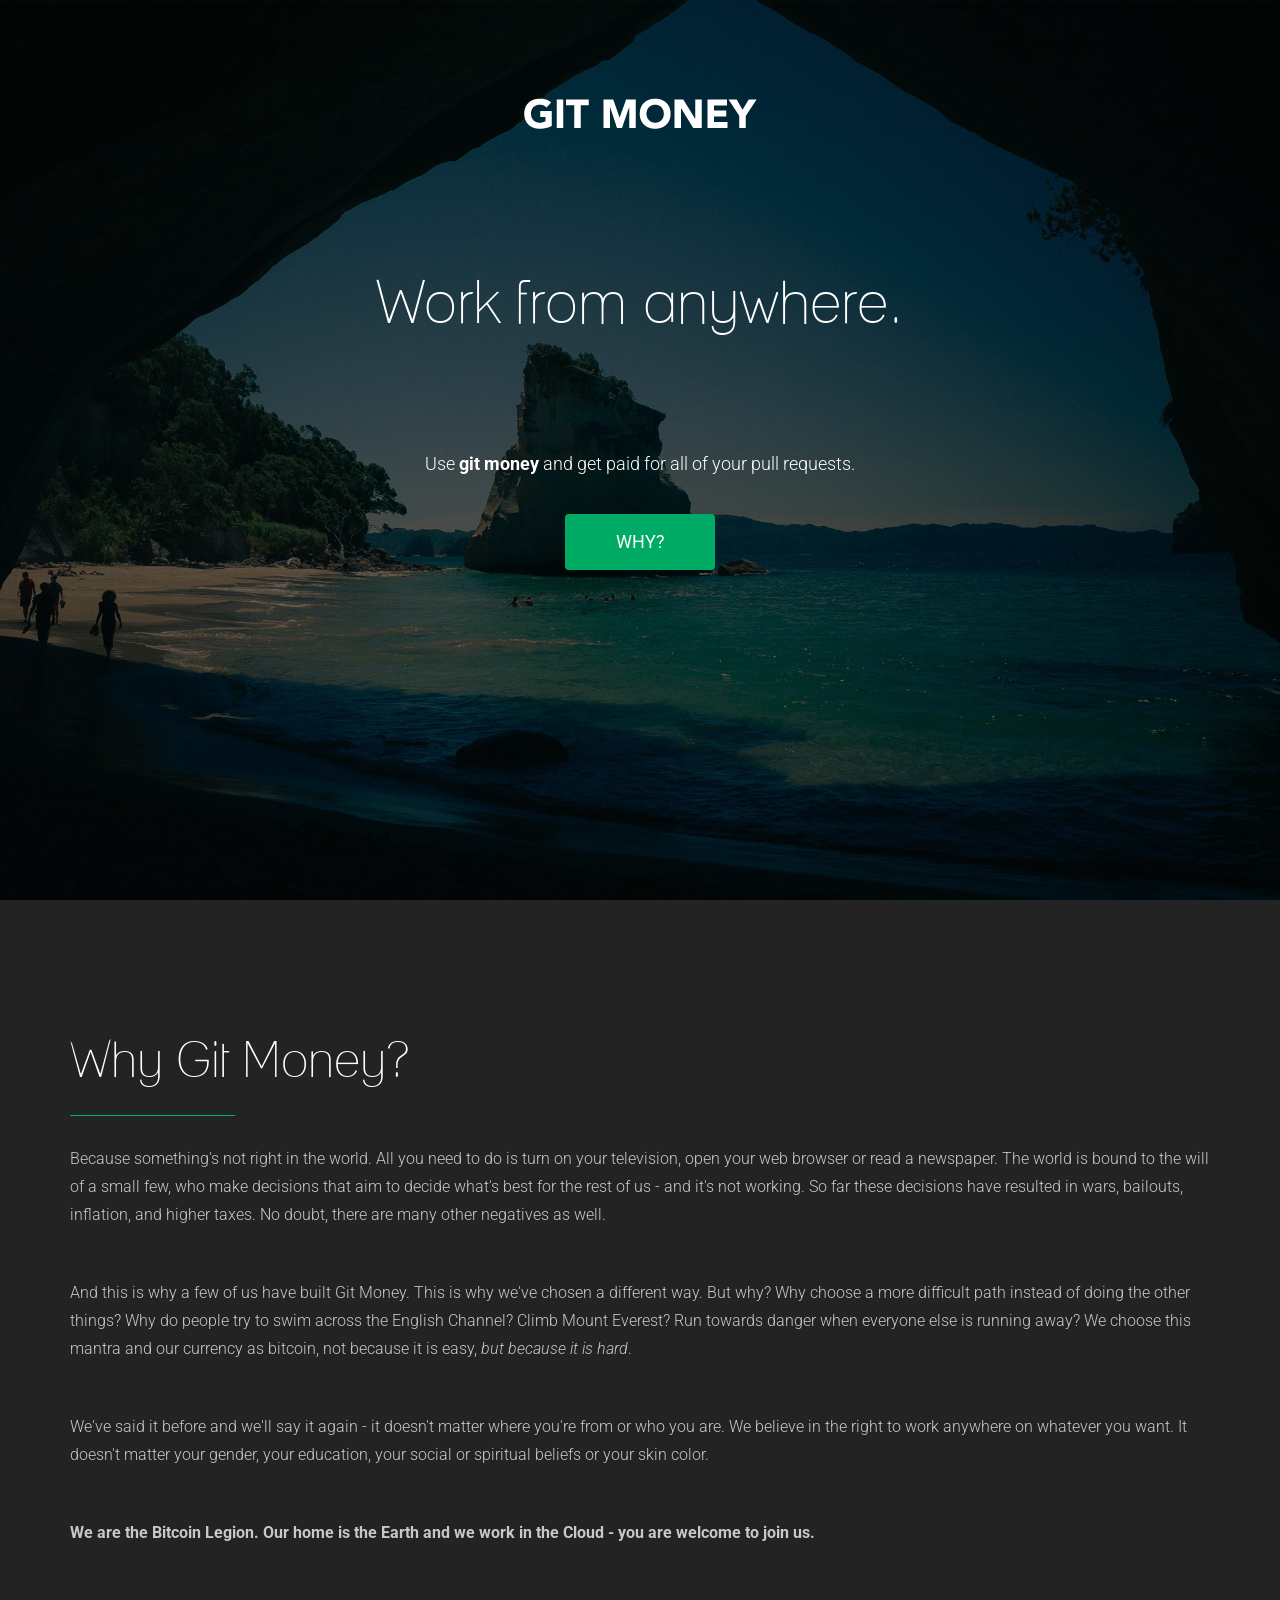
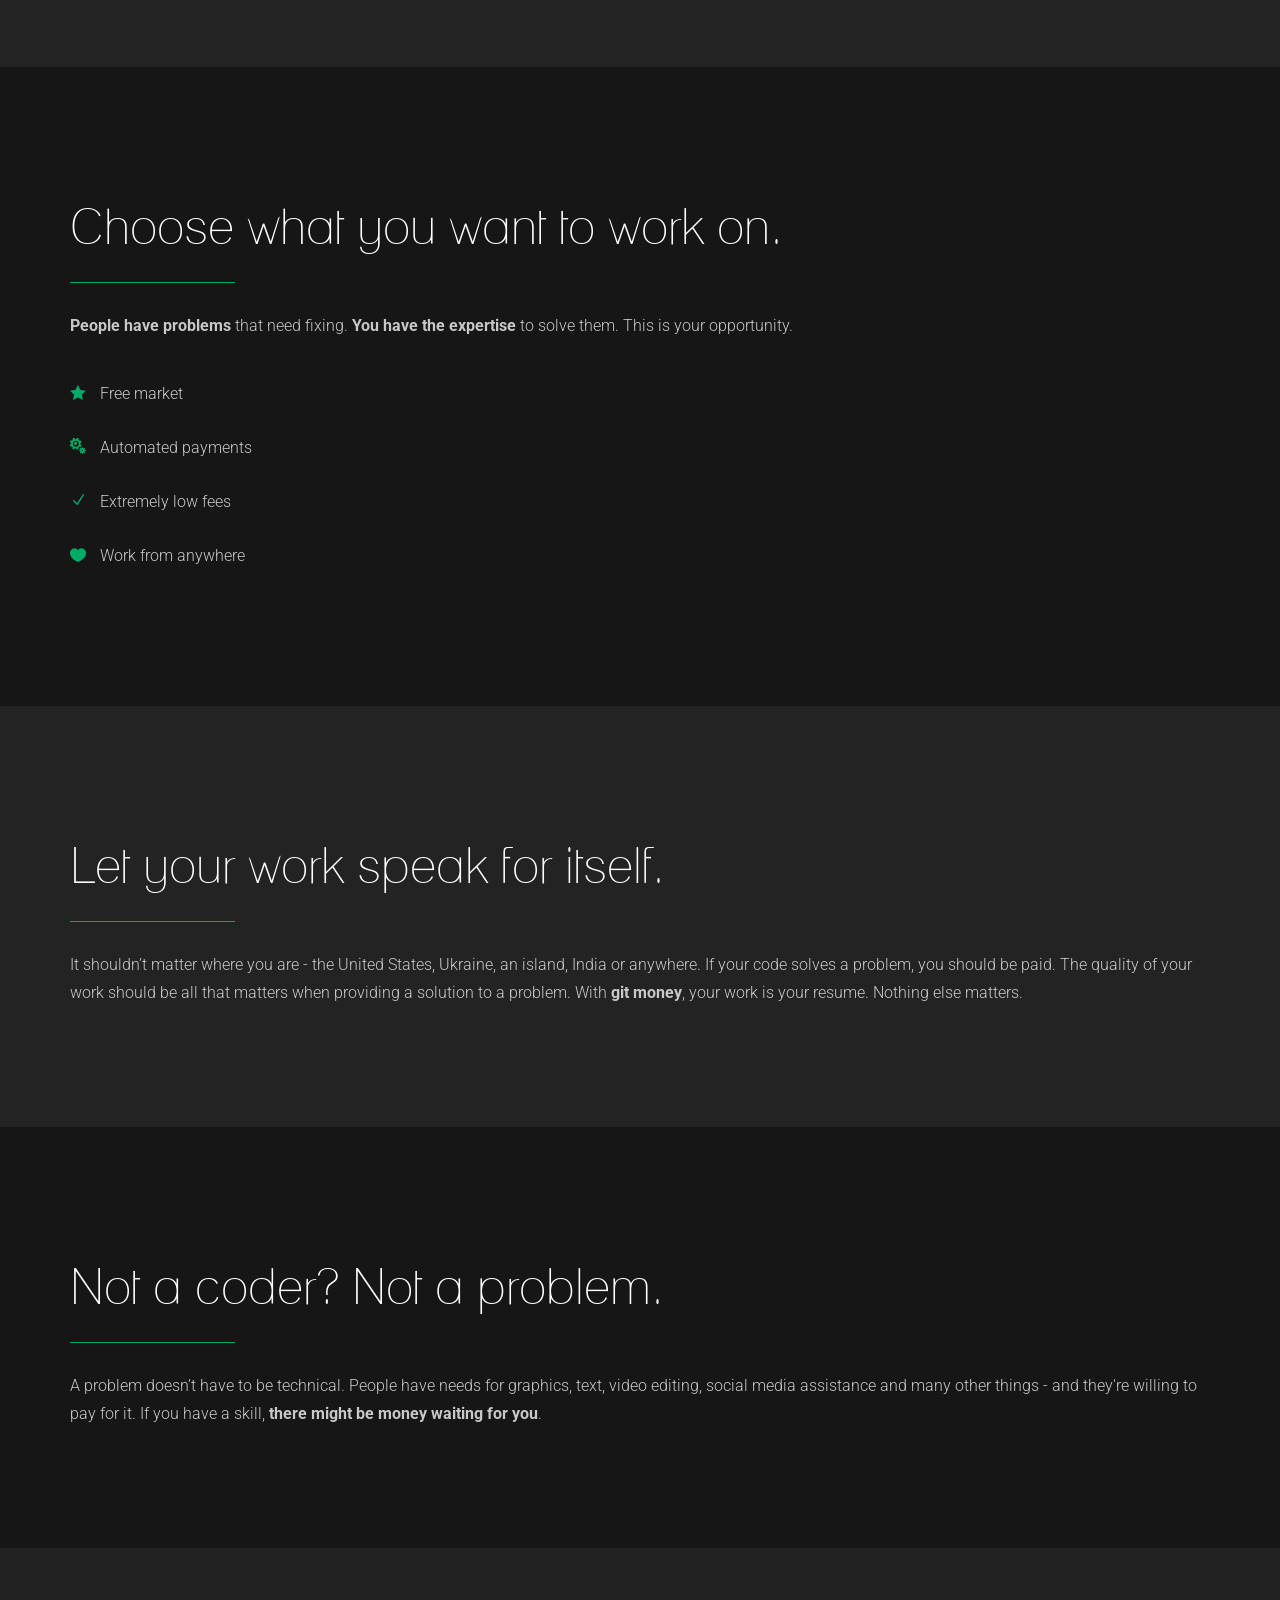
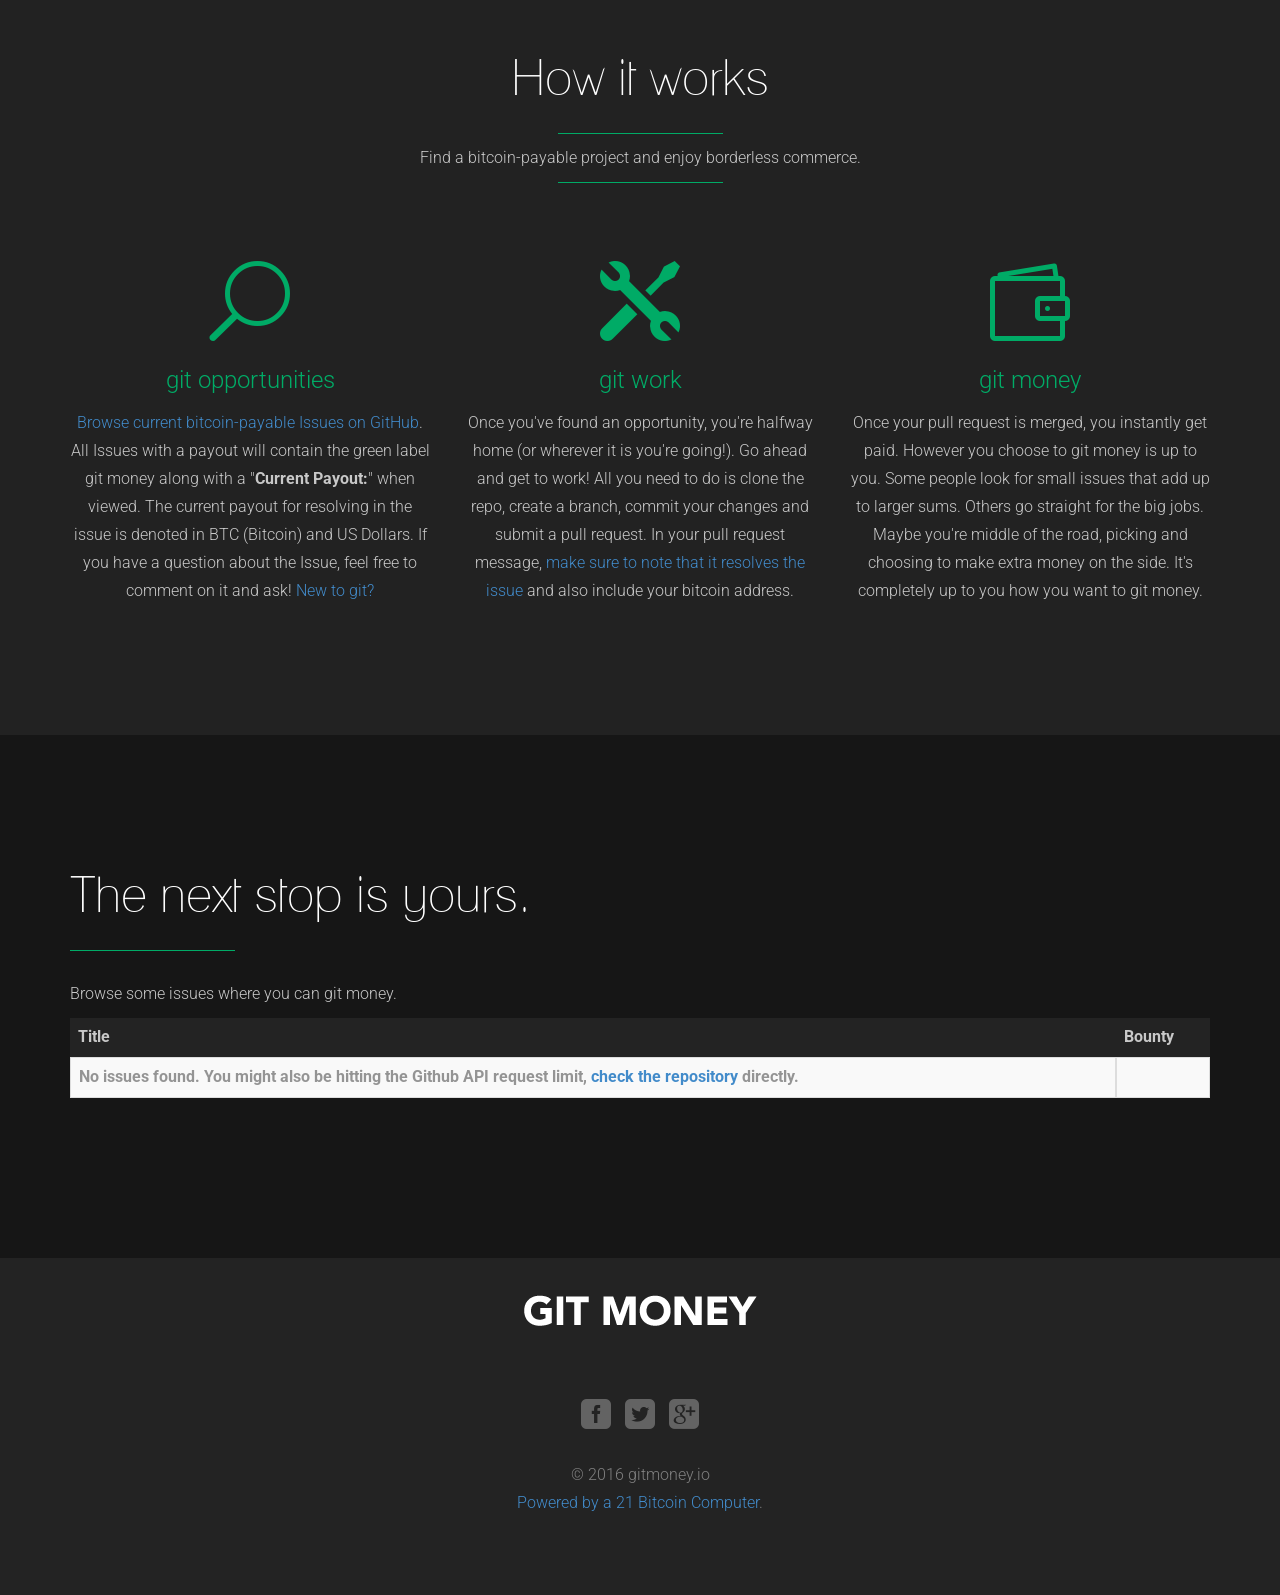
<file: jcsmesquita/git-money/index.html>
<!doctype html>
<html lang="en" itemscope itemtype="http://schema.org/Organization">
<head>
<meta charset="UTF-8">
<meta name="description" content="Use Git Money to work from anywhere by getting paid for your pull requests.">
<meta name="viewport" content="width=device-width, initial-scale=1, maximum-scale=1">

<!-- Open Graph Meta Data -->
<meta property="og:url" content="http://gitmoney.io/" />
<meta property="og:type" content="website" />
<meta property="og:title" content="Git Money - Work from anywhere" />
<meta property="og:description" content="Use git money and get paid for all of your pull requests." />
<meta property="og:image" content="http://gitmoney.io/public/images/apple-touch-icon-114x114.png" />
<meta itemprop="name" content="Git Money - Work from anywhere.">
<meta itemprop="description" content="Use git money and get paid for all of your pull requests.">
<meta itemprop="image" content="http://gitmoney.io/public/images/apple-touch-icon-114x114.png">

<!-- SITE TITLE -->
<title>Git Money - Work from anywhere</title>

<!-- =========================
      FAV AND TOUCH ICONS
============================== -->
<link rel="icon" href="public/images/favicon.ico">
<link rel="apple-touch-icon" href="public/images/apple-touch-icon.png">
<link rel="apple-touch-icon" sizes="72x72" href="public/images/apple-touch-icon-72x72.png">
<link rel="apple-touch-icon" sizes="114x114" href="public/images/apple-touch-icon-114x114.png">

<!-- =========================
     STYLESHEETS
============================== -->
<!-- BOOTSTRAP -->
<link rel="stylesheet" href="public/css/bootstrap.min.css">

<!-- FONT ICONS -->
<link rel="stylesheet" href="public/assets/elegant-icons/style.css">
<link rel="stylesheet" href="public/assets/app-icons/styles.css">
<!--[if lte IE 7]><script src="lte-ie7.js"></script><![endif]-->

<!-- WEB FONTS -->
<link href='http://fonts.googleapis.com/css?family=Roboto:100,300,100italic,400,300italic' rel='stylesheet' type='text/css'>

<!-- CAROUSEL AND LIGHTBOX -->
<link rel="stylesheet" href="public/css/owl.theme.css">
<link rel="stylesheet" href="public/css/owl.carousel.css">
<link rel="stylesheet" href="public/css/nivo-lightbox.css">
<link rel="stylesheet" href="public/css/nivo_themes/default/default.css">

<!-- ANIMATIONS -->
<link rel="stylesheet" href="public/css/animate.min.css">

<!-- CUSTOM STYLESHEETS -->
<link rel="stylesheet" href="public/css/styles.css">

<!-- COLORS -->
<link rel="stylesheet" href="public/css/colors/green.css">

<!-- RESPONSIVE FIXES -->
<link rel="stylesheet" href="public/css/responsive.css">

<!-- DATATABLE -->
<link rel="stylesheet" href="public/css/datatables.css">

<!--[if lt IE 9]>
			<script src="public/js/html5shiv.js"></script>
			<script src="public/js/respond.min.js"></script>
<![endif]-->

<!-- JQUERY -->
<script src="http://ajax.googleapis.com/ajax/libs/jquery/1.9.1/jquery.min.js"></script>

</head>

<body>

<!-- =========================
     HEADER
============================== -->
<header class="header" data-stellar-background-ratio="0.5" id="home">

<!-- COLOR OVER IMAGE -->
<div class="color-overlay"> <!-- To make header full screen. Use .full-screen class with color overlay. Example: <div class="color-overlay full-screen">  -->

	<!-- STICKY NAVIGATION -->
	<div class="navbar navbar-inverse bs-docs-nav navbar-fixed-top sticky-navigation">
		<div class="container">
			<div class="navbar-header">

				<!-- LOGO ON STICKY NAV BAR -->
				<button type="button" class="navbar-toggle" data-toggle="collapse" data-target="#kane-navigation">
				<span class="sr-only">Toggle navigation</span>
				<span class="icon-bar"></span>
				<span class="icon-bar"></span>
				<span class="icon-bar"></span>
				</button>

				<a class="navbar-brand" href="#"><img src="public/images/logo.png" alt="Git
          Money Main Logo"></a>

			</div>

			<!-- NAVIGATION LINKS -->
			<div class="navbar-collapse collapse" id="kane-navigation">
				<ul class="nav navbar-nav navbar-right main-navigation">
					<li><a href="#why">Why?</a></li>
					<li><a href="#brief1">Features</a></li>
					<li><a href="#brief2">Free Market</a></li>
					<li><a href="#services">How it Works</a></li>
					<li><a href="#bounties">Getting Started</a></li>
				</ul>
			</div>
		</div> <!-- /END CONTAINER -->
	</div> <!-- /END STICKY NAVIGATION -->


	<!-- CONTAINER -->
	<div class="container">

		<!-- ONLY LOGO ON HEADER -->
		<div class="only-logo">
			<div class="navbar">
				<div class="navbar-header">
					<img src="public/images/logo.png" alt="Git Money Main Logo">
				</div>
			</div>
		</div> <!-- /END ONLY LOGO ON HEADER -->


		<div class="row">
			<div class="col-md-8 col-md-offset-2">

				<!-- HEADING AND BUTTONS -->
				<div class="intro-section">
				<!-- WELCOME MESSAGE -->
					<h1 class="intro">Work from anywhere.</h1>
          <h2><iframe
            src="https://ghbtns.com/github-btn.html?user=21hackers&repo=git-money&type=star&count=true&size=large"
            frameborder="0" scrolling="0" width="120px"
            height="30px"></iframe></h2>
					<h5>Use <strong>git money</strong> and get paid for all of your pull requests.</h5>

					<!-- BUTTON -->
					<div class="buttons" id="download-button">

						<a href="#why" class="btn btn-default btn-lg standard-button">WHY?</a>
					</div>
					<!-- /END BUTTONS -->

				</div>
				<!-- /END HEADING AND BUTTONS -->

			</div>
		</div>
		<!-- /END ROW -->

	</div>
	<!-- /END CONTAINER -->
</div>
<!-- /END COLOR OVERLAY -->
</header>
<!-- /END HEADER -->

<!-- =========================
     BRIEF INTRO SECTION
============================== -->
<section class="app-brief" id="why">

<div class="container">

	<div class="row">

		<!-- BRIEF -->
		<div class="col-md-12 left-align wow fadeInLeft animated" data-wow-offset="10" data-wow-duration="1.5s">

			<!-- SECTION TITLE -->
			<h2 class="white-text">Why Git Money?</h2>

			<div class="colored-line-left">
			</div>

			<p>
				Because something's not right in the world. All you need to do is turn on your television, open your web browser or read a newspaper. The world is bound to the will of a small few, who make decisions that aim to decide what's best for the rest of us - and it's not working. So far these decisions have resulted in wars, bailouts, inflation, and higher taxes. No doubt, there are many other negatives as well.</p>

<p>And this is why a few of us have built Git Money. This is why we've chosen a different way. But why? Why choose a more difficult path instead of doing the other things? Why do people try to swim across the English Channel? Climb Mount Everest? Run towards danger when everyone else is running away? We choose this mantra and our currency as bitcoin, not because it is easy, <em>but because it is hard</em>.</p>

<p>We've said it before and we'll say it again - it doesn't matter where you're from or who you are. We believe in the right to work anywhere on whatever you want. It doesn't matter your gender, your education, your social or spiritual beliefs or your skin color.</p>

<p><strong>We are the Bitcoin Legion. Our home is the Earth and we work in the
  Cloud - you are welcome to join us.</strong></p>

		</div>
		<!-- /ENDBRIEF -->

	</div>
	<!-- /END ROW -->

</div>
<!-- /END CONTAINER -->

</section>
<!-- /END SECTION -->

<!-- =========================
     BRIEF LEFT SECTION
============================== -->
<section class="app-brief deep-dark-bg" id="brief1">

<div class="container">

	<div class="row">

		<!-- RIGHT SIDE WITH BRIEF -->
		<div class="col-md-12 left-align wow fadeInLeft animated" data-wow-offset="10" data-wow-duration="1.5s">

			<!-- SECTION TITLE -->
			<h2 class="white-text">Choose what you want to work on.</h2>

			<div class="colored-line-left">
			</div>

			<p>
				<strong>People have problems</strong> that need fixing. <strong>You have the expertise</strong> to solve them. This is your opportunity.
			</p>

			<!-- FEATURE LIST -->
			<ul class="feature-list">
				<li><i class="icon_star"></i> Free market </li>
				<li><i class="icon_cogs"></i> Automated payments </li>
				<li><i class="icon_check"></i> Extremely low fees </li>
				<li><i class="icon_heart"></i> Work from anywhere </li>
			</ul>

		</div>
		<!-- /END RIGHT BRIEF -->

	</div>
	<!-- /END ROW -->

</div>
<!-- /END CONTAINER -->

</section>
<!-- /END SECTION -->


<!-- =========================
     BRIEF RIGHT SECTION
============================== -->
<section class="app-brief" id="brief2">

<div class="container">

	<div class="row">

		<!-- BRIEF -->
		<div class="col-md-12 left-align wow fadeInLeft animated" data-wow-offset="10" data-wow-duration="1.5s">

			<!-- SECTION TITLE -->
			<h2 class="white-text">Let your work speak for itself.</h2>

			<div class="colored-line-left">
			</div>

			<p>
				It shouldn’t matter where you are - the United States, Ukraine, an island, India or anywhere. If your code solves a problem, you should be paid. The quality of your work should be all that matters when providing a solution to a problem. With <strong>git money</strong>, your work is your resume. Nothing else matters.
			</p>

		</div>
		<!-- /ENDBRIEF -->

	</div>
	<!-- /END ROW -->

</div>
<!-- /END CONTAINER -->

</section>
<!-- /END SECTION -->


<!-- =========================
     BRIEF LEFT SECTION WITH VIDEO
============================== -->
<section class="app-brief deep-dark-bg" id="brief1">

<div class="container">

	<div class="row">

		<!-- RIGHT SIDE WITH BRIEF -->
		<div class="col-md-12 left-align wow fadeInLeft animated" data-wow-offset="10" data-wow-duration="1.5s">

			<!-- SECTION TITLE -->
			<h2 class="white-text">Not a coder? Not a problem.</h2>

			<div class="colored-line-left">
			</div>

			<p>
				A problem doesn’t have to be technical. People have needs for graphics, text, video editing, social media assistance and many other things - and they're willing to pay for it. If you have a skill, <strong>there might be money waiting for you</strong>.
			</p>


		</div>
		<!-- /END RIGHT BRIEF -->

	</div>
	<!-- /END ROW -->

</div>
<!-- /END CONTAINER -->

</section>
<!-- /END SECTION -->

<!-- =========================
     SERVICES
============================== -->
<section class="services" id="services">

<div class="container">

	<!-- SECTION HEADER -->
	<div class="section-header wow fadeIn animated" data-wow-offset="10" data-wow-duration="1.5s">

		<!-- SECTION TITLE -->
		<h2 class="white-text">How it works</h2>

		<div class="colored-line">
		</div>
		<div class="section-description">
			Find a bitcoin-payable project and enjoy borderless commerce.
		</div>
		<div class="colored-line">
		</div>

	</div>
	<!-- /END SECTION HEADER -->

	<div class="row">

		<!-- SINGLE SERVICE -->
		<div class="col-md-4 single-service wow fadeIn animated" data-wow-offset="10" data-wow-duration="1.5s">

			<!-- SERVICE ICON -->
			<div class="service-icon">
				<i class=" icon_search"></i>
			</div>

			<!-- SERVICE HEADING -->
			<h3>git opportunities</h3>

			<!-- SERVICE DESCRIPTION -->
			<p>
        <a href="https://github.com/21hackers/git-money/issues?q=is%3Aissue+is%3Aopen+label%3A%22git+money%22" target="_blank">Browse current bitcoin-payable Issues on GitHub</a>. All Issues with a
        payout will contain the green label git money along with a "<strong>Current
          Payout:</strong>" when viewed. The current payout for resolving in the issue is
        denoted in BTC (Bitcoin) and US Dollars. If you have a question about
        the Issue, feel free to comment on it and ask! <a href="https://guides.github.com/activities/hello-world/" target="_blank">New to git?</a>
			</p>

		</div>
		<!-- /END SINGLE SERVICE -->

		<!-- SINGLE SERVICE -->
		<div class="col-md-4 single-service wow fadeIn animated" data-wow-offset="10" data-wow-duration="1.5s">

			<!-- SERVICE ICON -->
			<div class="service-icon">
				<i class="icon_tools"></i>
			</div>

			<!-- SERVICE HEADING -->
			<h3>git work</h3>

			<!-- SERVICE DESCRIPTION -->
			<p>
        Once you've found an opportunity, you're halfway home (or wherever it is
        you're going!). Go ahead and get to work! All you need to do is clone
        the repo, create a branch, commit your changes and submit a pull
        request. In your pull request message, <a href="https://github.com/blog/1506-closing-issues-via-pull-requests" target="_blank">make sure to note that it resolves the issue</a> and
        also include your bitcoin address.
			</p>

		</div>
		<!-- /END SINGLE SERVICE -->

		<!-- SINGLE SERVICE -->
		<div class="col-md-4 single-service wow fadeIn animated" data-wow-offset="10" data-wow-duration="1.5s">

			<!-- SERVICE ICON -->
			<div class="service-icon">
				<i class="icon_wallet"></i>
			</div>

			<!-- SERVICE HEADING -->
			<h3>git money</h3>

			<!-- SERVICE DESCRIPTION -->
			<p>
        Once your pull request is merged, you instantly get paid. However you
        choose to git money is up to you. Some people look for small issues that
        add up to larger sums. Others go straight for the big jobs. Maybe you're
        middle of the road, picking and choosing to make extra money on the
        side. It's completely up to you how you want to git money.
			</p>

		</div>
		<!-- /END SINGLE SERVICE -->

	</div>
	<!-- /END ROW -->

</div>
<!-- /END CONTAINER -->

</section>
<!-- /END FEATURES SECTION -->

<!-- =========================
     BOUNTIES
============================== -->
<section class="app-brief deep-dark-bg" id="bounties">

<div class="container">

	<div class="row">

		<!-- RIGHT SIDE WITH BRIEF -->
		<div class="col-md-12 left-align wow fadeInLeft animated" data-wow-offset="10" data-wow-duration="1.5s">

			<!-- SECTION TITLE -->
			<h2 class="white-text">The next stop is yours.</h2>

			<div class="colored-line-left">
			</div>
			<p>
				Browse some issues where you can git money.
				<table id="issues-table" class="table table-striped table-bordered dataTable no-footer">
					<thead>
						<tr>
							<th>Title</th>
							<th>Bounty</th>
						</tr>
					</thead>
					<tbody>
						<td>No issues found. You might also be hitting the Github API request limit, <a target="_blank" href="https://github.com/21hackers/git-money/issues?q=is%3Aissue+is%3Aopen+label%3A%22git+money%22">check the repository</a> directly.</td>
						<td></td>
					</tbody>
				</table>
			</p>


		</div>
		<!-- /END RIGHT BRIEF -->

	</div>
	<!-- /END ROW -->

</div>
<!-- /END CONTAINER -->

</section>
<!-- /END SECTION -->

<!-- =========================
     SCREENSHOTS
============================== -->
<!--
<section class="screenshots deep-dark-bg" id="screenshot-section">

<div class="container">
	<div class="row wow bounceIn animated" data-wow-offset="10" data-wow-duration="1.5s">

		<div id="screenshots" class="owl-carousel owl-theme">

			<div class="shot">
				<a href="https://github.com/bitcoin/bitcoin/issues" target="_blank"><img src="public/images/screenshots/1.jpg" alt="Bitcoin Core"></a>
			</div>

			<div class="shot">
				<a href="https://github.com/bitcoinjs/bitcoinjs-lib/issues" target="_blank"><img src="public/images/screenshots/3.jpg" alt="Bitcoin JS"></a>
			</div>

			<div class="shot">
				<a href="https://github.com/bitcoin-dot-org/bitcoin.org/issues" target="_blank"><img src="public/images/screenshots/2.jpg" alt="Bitcoin.org"></a>
			</div>

			<div class="shot">
				<a href="https://github.com/schildbach/bitcoin-wallet/issues" target="_blank"><img src="public/images/screenshots/4.jpg" alt="Screenshot"></a>
			</div>
		</div>
	</div>
</div> -->
<!-- /END CONTAINER -->

</section>
<!-- /END SCREENSHOTS SECTION -->


<!-- =========================
     FOOTER
============================== -->
<footer>

<div class="container">

	<div class="contact-box wow fadeIn animated" data-wow-offset="10" data-wow-duration="1.5s">

	<!-- LOGO -->
	<img src="public/images/logo.png" alt="Git Money Footer Logo" class="responsive-img">

	<!-- SOCIAL ICONS -->

	<ul class="social-icons">
		<li><a href="https://www.facebook.com/sharer/sharer.php?u=http://gitmoney.io/"><i class="social_facebook_square"></i></a></li>
		<li><a href="https://twitter.com/intent/tweet?via=gitmoneyco&text=Use+git+money+and+get+paid+for+all+of+your+pull+requests.&url=http://gitmoney.io&hashtag=gitmoney" class="twitter-share-button"><i class="social_twitter_square"></i></a></li>
		<li><a href="https://plus.google.com/share?url=http://gitmoney.io"><i class="social_googleplus_square"></i></a></li>
	</ul>

	<!-- COPYRIGHT TEXT -->
	<p class="copyright">
		© 2016 gitmoney.io<br/><a href="https://21.co/buy/" target="_blank">Powered by a 21 Bitcoin Computer</a>.
	</p>

</div>
<!-- /END CONTAINER -->

</footer>
<!-- /END FOOTER -->


<!-- =========================
     SCRIPTS
============================== -->

<script src="http://cdn.datatables.net/1.10.11/js/jquery.dataTables.min.js"></script>
<script src="public/js/bootstrap.min.js"></script>
<script src="public/js/smoothscroll.js"></script>
<script src="public/js/jquery.scrollTo.min.js"></script>
<script src="public/js/jquery.localScroll.min.js"></script>
<script src="public/js/owl.carousel.min.js"></script>
<script src="public/js/nivo-lightbox.min.js"></script>
<script src="public/js/simple-expand.min.js"></script>
<script src="public/js/wow.min.js"></script>
<script src="public/js/jquery.stellar.min.js"></script>
<script src="public/js/retina.min.js"></script>
<script src="public/js/jquery.nav.js"></script>
<script src="public/js/matchMedia.js"></script>
<script src="public/js/jquery.ajaxchimp.min.js"></script>
<script src="public/js/jquery.fitvids.js"></script>
<script src="public/js/custom.js"></script>
<script>
  (function(i,s,o,g,r,a,m){i['GoogleAnalyticsObject']=r;i[r]=i[r]||function(){
  (i[r].q=i[r].q||[]).push(arguments)},i[r].l=1*new Date();a=s.createElement(o),
  m=s.getElementsByTagName(o)[0];a.async=1;a.src=g;m.parentNode.insertBefore(a,m)
  })(window,document,'script','//www.google-analytics.com/analytics.js','ga');

  ga('create', 'UA-74365883-1', 'auto');
  ga('send', 'pageview');

</script>
</body>
</html>
</file>
<file: jcsmesquita/git-money/public/assets/elegant-icons/style.css>
@font-face {
	font-family: 'ElegantIcons';
	src:url('fonts/ElegantIcons.eot');
	src:url('fonts/ElegantIcons.eot?#iefix') format('embedded-opentype'),
		url('fonts/ElegantIcons.ttf') format('truetype'),
		url('fonts/ElegantIcons.svg#ElegantIcons') format('svg'),
		url('fonts/ElegantIcons.woff') format('woff');
	font-weight: normal;
	font-style: normal;
}

@media screen and (-webkit-min-device-pixel-ratio:0) {
@font-face {
font-family: 'ElegantIcons';
src: url('fonts/ElegantIcons.svg#ElegantIcons') format('svg');

}
}

/* Use the following CSS code if you want to use data attributes for inserting your icons */
[data-icon]:before {
	font-family: 'ElegantIcons';
	content: attr(data-icon);
	speak: none;
	font-weight: normal;
	font-variant: normal;
	text-transform: none;
	line-height: 1;
	-webkit-font-smoothing: antialiased;
	-moz-osx-font-smoothing: grayscale;
}

/* Use the following CSS code if you want to have a class per icon */
/*
Instead of a list of all class selectors,
you can use the generic selector below, but it's slower:
[class*="your-class-prefix"] {
*/
.arrow_up, .arrow_down, .arrow_left, .arrow_right, .arrow_left-up, .arrow_right-up, .arrow_right-down, .arrow_left-down, .arrow-up-down, .arrow_up-down_alt, .arrow_left-right_alt, .arrow_left-right, .arrow_expand_alt2, .arrow_expand_alt, .arrow_condense, .arrow_expand, .arrow_move, .arrow_carrot-up, .arrow_carrot-down, .arrow_carrot-left, .arrow_carrot-right, .arrow_carrot-2up, .arrow_carrot-2down, .arrow_carrot-2left, .arrow_carrot-2right, .arrow_carrot-up_alt2, .arrow_carrot-down_alt2, .arrow_carrot-left_alt2, .arrow_carrot-right_alt2, .arrow_carrot-2up_alt2, .arrow_carrot-2down_alt2, .arrow_carrot-2left_alt2, .arrow_carrot-2right_alt2, .arrow_triangle-up, .arrow_triangle-down, .arrow_triangle-left, .arrow_triangle-right, .arrow_triangle-up_alt2, .arrow_triangle-down_alt2, .arrow_triangle-left_alt2, .arrow_triangle-right_alt2, .arrow_back, .icon_minus-06, .icon_plus, .icon_close, .icon_check, .icon_minus_alt2, .icon_plus_alt2, .icon_close_alt2, .icon_check_alt2, .icon_zoom-out_alt, .icon_zoom-in_alt, .icon_search, .icon_box-empty, .icon_box-selected, .icon_minus-box, .icon_plus-box, .icon_box-checked, .icon_circle-empty, .icon_circle-slelected, .icon_stop_alt2, .icon_stop, .icon_pause_alt2, .icon_pause, .icon_menu, .icon_menu-square_alt2, .icon_menu-circle_alt2, .icon_ul, .icon_ol, .icon_adjust-horiz, .icon_adjust-vert, .icon_document_alt, .icon_documents_alt, .icon_pencil, .icon_pencil-edit_alt, .icon_pencil-edit, .icon_folder-alt, .icon_folder-open_alt, .icon_folder-add_alt, .icon_info_alt, .icon_error-oct_alt, .icon_error-circle_alt, .icon_error-triangle_alt, .icon_question_alt2, .icon_question, .icon_comment_alt, .icon_chat_alt, .icon_vol-mute_alt, .icon_volume-low_alt, .icon_volume-high_alt, .icon_quotations, .icon_quotations_alt2, .icon_clock_alt, .icon_lock_alt, .icon_lock-open_alt, .icon_key_alt, .icon_cloud_alt, .icon_cloud-upload_alt, .icon_cloud-download_alt, .icon_image, .icon_images, .icon_lightbulb_alt, .icon_gift_alt, .icon_house_alt, .icon_genius, .icon_mobile, .icon_tablet, .icon_laptop, .icon_desktop, .icon_camera_alt, .icon_mail_alt, .icon_cone_alt, .icon_ribbon_alt, .icon_bag_alt, .icon_creditcard, .icon_cart_alt, .icon_paperclip, .icon_tag_alt, .icon_tags_alt, .icon_trash_alt, .icon_cursor_alt, .icon_mic_alt, .icon_compass_alt, .icon_pin_alt, .icon_pushpin_alt, .icon_map_alt, .icon_drawer_alt, .icon_toolbox_alt, .icon_book_alt, .icon_calendar, .icon_film, .icon_table, .icon_contacts_alt, .icon_headphones, .icon_lifesaver, .icon_piechart, .icon_refresh, .icon_link_alt, .icon_link, .icon_loading, .icon_blocked, .icon_archive_alt, .icon_heart_alt, .icon_star_alt, .icon_star-half_alt, .icon_star, .icon_star-half, .icon_tools, .icon_tool, .icon_cog, .icon_cogs, .arrow_up_alt, .arrow_down_alt, .arrow_left_alt, .arrow_right_alt, .arrow_left-up_alt, .arrow_right-up_alt, .arrow_right-down_alt, .arrow_left-down_alt, .arrow_condense_alt, .arrow_expand_alt3, .arrow_carrot_up_alt, .arrow_carrot-down_alt, .arrow_carrot-left_alt, .arrow_carrot-right_alt, .arrow_carrot-2up_alt, .arrow_carrot-2dwnn_alt, .arrow_carrot-2left_alt, .arrow_carrot-2right_alt, .arrow_triangle-up_alt, .arrow_triangle-down_alt, .arrow_triangle-left_alt, .arrow_triangle-right_alt, .icon_minus_alt, .icon_plus_alt, .icon_close_alt, .icon_check_alt, .icon_zoom-out, .icon_zoom-in, .icon_stop_alt, .icon_menu-square_alt, .icon_menu-circle_alt, .icon_document, .icon_documents, .icon_pencil_alt, .icon_folder, .icon_folder-open, .icon_folder-add, .icon_folder_upload, .icon_folder_download, .icon_info, .icon_error-circle, .icon_error-oct, .icon_error-triangle, .icon_question_alt, .icon_comment, .icon_chat, .icon_vol-mute, .icon_volume-low, .icon_volume-high, .icon_quotations_alt, .icon_clock, .icon_lock, .icon_lock-open, .icon_key, .icon_cloud, .icon_cloud-upload, .icon_cloud-download, .icon_lightbulb, .icon_gift, .icon_house, .icon_camera, .icon_mail, .icon_cone, .icon_ribbon, .icon_bag, .icon_cart, .icon_tag, .icon_tags, .icon_trash, .icon_cursor, .icon_mic, .icon_compass, .icon_pin, .icon_pushpin, .icon_map, .icon_drawer, .icon_toolbox, .icon_book, .icon_contacts, .icon_archive, .icon_heart, .icon_profile, .icon_group, .icon_grid-2x2, .icon_grid-3x3, .icon_music, .icon_pause_alt, .icon_phone, .icon_upload, .icon_download, .social_facebook, .social_twitter, .social_pinterest, .social_googleplus, .social_tumblr, .social_tumbleupon, .social_wordpress, .social_instagram, .social_dribbble, .social_vimeo, .social_linkedin, .social_rss, .social_deviantart, .social_share, .social_myspace, .social_skype, .social_youtube, .social_picassa, .social_googledrive, .social_flickr, .social_blogger, .social_spotify, .social_delicious, .social_facebook_circle, .social_twitter_circle, .social_pinterest_circle, .social_googleplus_circle, .social_tumblr_circle, .social_stumbleupon_circle, .social_wordpress_circle, .social_instagram_circle, .social_dribbble_circle, .social_vimeo_circle, .social_linkedin_circle, .social_rss_circle, .social_deviantart_circle, .social_share_circle, .social_myspace_circle, .social_skype_circle, .social_youtube_circle, .social_picassa_circle, .social_googledrive_alt2, .social_flickr_circle, .social_blogger_circle, .social_spotify_circle, .social_delicious_circle, .social_facebook_square, .social_twitter_square, .social_pinterest_square, .social_googleplus_square, .social_tumblr_square, .social_stumbleupon_square, .social_wordpress_square, .social_instagram_square, .social_dribbble_square, .social_vimeo_square, .social_linkedin_square, .social_rss_square, .social_deviantart_square, .social_share_square, .social_myspace_square, .social_skype_square, .social_youtube_square, .social_picassa_square, .social_googledrive_square, .social_flickr_square, .social_blogger_square, .social_spotify_square, .social_delicious_square, .icon_printer, .icon_calulator, .icon_building, .icon_floppy, .icon_drive, .icon_search-2, .icon_id, .icon_id-2, .icon_puzzle, .icon_like, .icon_dislike, .icon_mug, .icon_currency, .icon_wallet, .icon_pens, .icon_easel, .icon_flowchart, .icon_datareport, .icon_briefcase, .icon_shield, .icon_percent, .icon_globe, .icon_globe-2, .icon_target, .icon_hourglass, .icon_balance, .icon_rook, .icon_printer-alt, .icon_calculator_alt, .icon_building_alt, .icon_floppy_alt, .icon_drive_alt, .icon_search_alt, .icon_id_alt, .icon_id-2_alt, .icon_puzzle_alt, .icon_like_alt, .icon_dislike_alt, .icon_mug_alt, .icon_currency_alt, .icon_wallet_alt, .icon_pens_alt, .icon_easel_alt, .icon_flowchart_alt, .icon_datareport_alt, .icon_briefcase_alt, .icon_shield_alt, .icon_percent_alt, .icon_globe_alt, .icon_clipboard {
	font-family: 'ElegantIcons';
	speak: none;
	font-style: normal;
	font-weight: normal;
	font-variant: normal;
	text-transform: none;
	line-height: 1;
	-webkit-font-smoothing: antialiased;
}
.arrow_up:before {
	content: "\21";
}
.arrow_down:before {
	content: "\22";
}
.arrow_left:before {
	content: "\23";
}
.arrow_right:before {
	content: "\24";
}
.arrow_left-up:before {
	content: "\25";
}
.arrow_right-up:before {
	content: "\26";
}
.arrow_right-down:before {
	content: "\27";
}
.arrow_left-down:before {
	content: "\28";
}
.arrow-up-down:before {
	content: "\29";
}
.arrow_up-down_alt:before {
	content: "\2a";
}
.arrow_left-right_alt:before {
	content: "\2b";
}
.arrow_left-right:before {
	content: "\2c";
}
.arrow_expand_alt2:before {
	content: "\2d";
}
.arrow_expand_alt:before {
	content: "\2e";
}
.arrow_condense:before {
	content: "\2f";
}
.arrow_expand:before {
	content: "\30";
}
.arrow_move:before {
	content: "\31";
}
.arrow_carrot-up:before {
	content: "\32";
}
.arrow_carrot-down:before {
	content: "\33";
}
.arrow_carrot-left:before {
	content: "\34";
}
.arrow_carrot-right:before {
	content: "\35";
}
.arrow_carrot-2up:before {
	content: "\36";
}
.arrow_carrot-2down:before {
	content: "\37";
}
.arrow_carrot-2left:before {
	content: "\38";
}
.arrow_carrot-2right:before {
	content: "\39";
}
.arrow_carrot-up_alt2:before {
	content: "\3a";
}
.arrow_carrot-down_alt2:before {
	content: "\3b";
}
.arrow_carrot-left_alt2:before {
	content: "\3c";
}
.arrow_carrot-right_alt2:before {
	content: "\3d";
}
.arrow_carrot-2up_alt2:before {
	content: "\3e";
}
.arrow_carrot-2down_alt2:before {
	content: "\3f";
}
.arrow_carrot-2left_alt2:before {
	content: "\40";
}
.arrow_carrot-2right_alt2:before {
	content: "\41";
}
.arrow_triangle-up:before {
	content: "\42";
}
.arrow_triangle-down:before {
	content: "\43";
}
.arrow_triangle-left:before {
	content: "\44";
}
.arrow_triangle-right:before {
	content: "\45";
}
.arrow_triangle-up_alt2:before {
	content: "\46";
}
.arrow_triangle-down_alt2:before {
	content: "\47";
}
.arrow_triangle-left_alt2:before {
	content: "\48";
}
.arrow_triangle-right_alt2:before {
	content: "\49";
}
.arrow_back:before {
	content: "\4a";
}
.icon_minus-06:before {
	content: "\4b";
}
.icon_plus:before {
	content: "\4c";
}
.icon_close:before {
	content: "\4d";
}
.icon_check:before {
	content: "\4e";
}
.icon_minus_alt2:before {
	content: "\4f";
}
.icon_plus_alt2:before {
	content: "\50";
}
.icon_close_alt2:before {
	content: "\51";
}
.icon_check_alt2:before {
	content: "\52";
}
.icon_zoom-out_alt:before {
	content: "\53";
}
.icon_zoom-in_alt:before {
	content: "\54";
}
.icon_search:before {
	content: "\55";
}
.icon_box-empty:before {
	content: "\56";
}
.icon_box-selected:before {
	content: "\57";
}
.icon_minus-box:before {
	content: "\58";
}
.icon_plus-box:before {
	content: "\59";
}
.icon_box-checked:before {
	content: "\5a";
}
.icon_circle-empty:before {
	content: "\5b";
}
.icon_circle-slelected:before {
	content: "\5c";
}
.icon_stop_alt2:before {
	content: "\5d";
}
.icon_stop:before {
	content: "\5e";
}
.icon_pause_alt2:before {
	content: "\5f";
}
.icon_pause:before {
	content: "\60";
}
.icon_menu:before {
	content: "\61";
}
.icon_menu-square_alt2:before {
	content: "\62";
}
.icon_menu-circle_alt2:before {
	content: "\63";
}
.icon_ul:before {
	content: "\64";
}
.icon_ol:before {
	content: "\65";
}
.icon_adjust-horiz:before {
	content: "\66";
}
.icon_adjust-vert:before {
	content: "\67";
}
.icon_document_alt:before {
	content: "\68";
}
.icon_documents_alt:before {
	content: "\69";
}
.icon_pencil:before {
	content: "\6a";
}
.icon_pencil-edit_alt:before {
	content: "\6b";
}
.icon_pencil-edit:before {
	content: "\6c";
}
.icon_folder-alt:before {
	content: "\6d";
}
.icon_folder-open_alt:before {
	content: "\6e";
}
.icon_folder-add_alt:before {
	content: "\6f";
}
.icon_info_alt:before {
	content: "\70";
}
.icon_error-oct_alt:before {
	content: "\71";
}
.icon_error-circle_alt:before {
	content: "\72";
}
.icon_error-triangle_alt:before {
	content: "\73";
}
.icon_question_alt2:before {
	content: "\74";
}
.icon_question:before {
	content: "\75";
}
.icon_comment_alt:before {
	content: "\76";
}
.icon_chat_alt:before {
	content: "\77";
}
.icon_vol-mute_alt:before {
	content: "\78";
}
.icon_volume-low_alt:before {
	content: "\79";
}
.icon_volume-high_alt:before {
	content: "\7a";
}
.icon_quotations:before {
	content: "\7b";
}
.icon_quotations_alt2:before {
	content: "\7c";
}
.icon_clock_alt:before {
	content: "\7d";
}
.icon_lock_alt:before {
	content: "\7e";
}
.icon_lock-open_alt:before {
	content: "\e000";
}
.icon_key_alt:before {
	content: "\e001";
}
.icon_cloud_alt:before {
	content: "\e002";
}
.icon_cloud-upload_alt:before {
	content: "\e003";
}
.icon_cloud-download_alt:before {
	content: "\e004";
}
.icon_image:before {
	content: "\e005";
}
.icon_images:before {
	content: "\e006";
}
.icon_lightbulb_alt:before {
	content: "\e007";
}
.icon_gift_alt:before {
	content: "\e008";
}
.icon_house_alt:before {
	content: "\e009";
}
.icon_genius:before {
	content: "\e00a";
}
.icon_mobile:before {
	content: "\e00b";
}
.icon_tablet:before {
	content: "\e00c";
}
.icon_laptop:before {
	content: "\e00d";
}
.icon_desktop:before {
	content: "\e00e";
}
.icon_camera_alt:before {
	content: "\e00f";
}
.icon_mail_alt:before {
	content: "\e010";
}
.icon_cone_alt:before {
	content: "\e011";
}
.icon_ribbon_alt:before {
	content: "\e012";
}
.icon_bag_alt:before {
	content: "\e013";
}
.icon_creditcard:before {
	content: "\e014";
}
.icon_cart_alt:before {
	content: "\e015";
}
.icon_paperclip:before {
	content: "\e016";
}
.icon_tag_alt:before {
	content: "\e017";
}
.icon_tags_alt:before {
	content: "\e018";
}
.icon_trash_alt:before {
	content: "\e019";
}
.icon_cursor_alt:before {
	content: "\e01a";
}
.icon_mic_alt:before {
	content: "\e01b";
}
.icon_compass_alt:before {
	content: "\e01c";
}
.icon_pin_alt:before {
	content: "\e01d";
}
.icon_pushpin_alt:before {
	content: "\e01e";
}
.icon_map_alt:before {
	content: "\e01f";
}
.icon_drawer_alt:before {
	content: "\e020";
}
.icon_toolbox_alt:before {
	content: "\e021";
}
.icon_book_alt:before {
	content: "\e022";
}
.icon_calendar:before {
	content: "\e023";
}
.icon_film:before {
	content: "\e024";
}
.icon_table:before {
	content: "\e025";
}
.icon_contacts_alt:before {
	content: "\e026";
}
.icon_headphones:before {
	content: "\e027";
}
.icon_lifesaver:before {
	content: "\e028";
}
.icon_piechart:before {
	content: "\e029";
}
.icon_refresh:before {
	content: "\e02a";
}
.icon_link_alt:before {
	content: "\e02b";
}
.icon_link:before {
	content: "\e02c";
}
.icon_loading:before {
	content: "\e02d";
}
.icon_blocked:before {
	content: "\e02e";
}
.icon_archive_alt:before {
	content: "\e02f";
}
.icon_heart_alt:before {
	content: "\e030";
}
.icon_star_alt:before {
	content: "\e031";
}
.icon_star-half_alt:before {
	content: "\e032";
}
.icon_star:before {
	content: "\e033";
}
.icon_star-half:before {
	content: "\e034";
}
.icon_tools:before {
	content: "\e035";
}
.icon_tool:before {
	content: "\e036";
}
.icon_cog:before {
	content: "\e037";
}
.icon_cogs:before {
	content: "\e038";
}
.arrow_up_alt:before {
	content: "\e039";
}
.arrow_down_alt:before {
	content: "\e03a";
}
.arrow_left_alt:before {
	content: "\e03b";
}
.arrow_right_alt:before {
	content: "\e03c";
}
.arrow_left-up_alt:before {
	content: "\e03d";
}
.arrow_right-up_alt:before {
	content: "\e03e";
}
.arrow_right-down_alt:before {
	content: "\e03f";
}
.arrow_left-down_alt:before {
	content: "\e040";
}
.arrow_condense_alt:before {
	content: "\e041";
}
.arrow_expand_alt3:before {
	content: "\e042";
}
.arrow_carrot_up_alt:before {
	content: "\e043";
}
.arrow_carrot-down_alt:before {
	content: "\e044";
}
.arrow_carrot-left_alt:before {
	content: "\e045";
}
.arrow_carrot-right_alt:before {
	content: "\e046";
}
.arrow_carrot-2up_alt:before {
	content: "\e047";
}
.arrow_carrot-2dwnn_alt:before {
	content: "\e048";
}
.arrow_carrot-2left_alt:before {
	content: "\e049";
}
.arrow_carrot-2right_alt:before {
	content: "\e04a";
}
.arrow_triangle-up_alt:before {
	content: "\e04b";
}
.arrow_triangle-down_alt:before {
	content: "\e04c";
}
.arrow_triangle-left_alt:before {
	content: "\e04d";
}
.arrow_triangle-right_alt:before {
	content: "\e04e";
}
.icon_minus_alt:before {
	content: "\e04f";
}
.icon_plus_alt:before {
	content: "\e050";
}
.icon_close_alt:before {
	content: "\e051";
}
.icon_check_alt:before {
	content: "\e052";
}
.icon_zoom-out:before {
	content: "\e053";
}
.icon_zoom-in:before {
	content: "\e054";
}
.icon_stop_alt:before {
	content: "\e055";
}
.icon_menu-square_alt:before {
	content: "\e056";
}
.icon_menu-circle_alt:before {
	content: "\e057";
}
.icon_document:before {
	content: "\e058";
}
.icon_documents:before {
	content: "\e059";
}
.icon_pencil_alt:before {
	content: "\e05a";
}
.icon_folder:before {
	content: "\e05b";
}
.icon_folder-open:before {
	content: "\e05c";
}
.icon_folder-add:before {
	content: "\e05d";
}
.icon_folder_upload:before {
	content: "\e05e";
}
.icon_folder_download:before {
	content: "\e05f";
}
.icon_info:before {
	content: "\e060";
}
.icon_error-circle:before {
	content: "\e061";
}
.icon_error-oct:before {
	content: "\e062";
}
.icon_error-triangle:before {
	content: "\e063";
}
.icon_question_alt:before {
	content: "\e064";
}
.icon_comment:before {
	content: "\e065";
}
.icon_chat:before {
	content: "\e066";
}
.icon_vol-mute:before {
	content: "\e067";
}
.icon_volume-low:before {
	content: "\e068";
}
.icon_volume-high:before {
	content: "\e069";
}
.icon_quotations_alt:before {
	content: "\e06a";
}
.icon_clock:before {
	content: "\e06b";
}
.icon_lock:before {
	content: "\e06c";
}
.icon_lock-open:before {
	content: "\e06d";
}
.icon_key:before {
	content: "\e06e";
}
.icon_cloud:before {
	content: "\e06f";
}
.icon_cloud-upload:before {
	content: "\e070";
}
.icon_cloud-download:before {
	content: "\e071";
}
.icon_lightbulb:before {
	content: "\e072";
}
.icon_gift:before {
	content: "\e073";
}
.icon_house:before {
	content: "\e074";
}
.icon_camera:before {
	content: "\e075";
}
.icon_mail:before {
	content: "\e076";
}
.icon_cone:before {
	content: "\e077";
}
.icon_ribbon:before {
	content: "\e078";
}
.icon_bag:before {
	content: "\e079";
}
.icon_cart:before {
	content: "\e07a";
}
.icon_tag:before {
	content: "\e07b";
}
.icon_tags:before {
	content: "\e07c";
}
.icon_trash:before {
	content: "\e07d";
}
.icon_cursor:before {
	content: "\e07e";
}
.icon_mic:before {
	content: "\e07f";
}
.icon_compass:before {
	content: "\e080";
}
.icon_pin:before {
	content: "\e081";
}
.icon_pushpin:before {
	content: "\e082";
}
.icon_map:before {
	content: "\e083";
}
.icon_drawer:before {
	content: "\e084";
}
.icon_toolbox:before {
	content: "\e085";
}
.icon_book:before {
	content: "\e086";
}
.icon_contacts:before {
	content: "\e087";
}
.icon_archive:before {
	content: "\e088";
}
.icon_heart:before {
	content: "\e089";
}
.icon_profile:before {
	content: "\e08a";
}
.icon_group:before {
	content: "\e08b";
}
.icon_grid-2x2:before {
	content: "\e08c";
}
.icon_grid-3x3:before {
	content: "\e08d";
}
.icon_music:before {
	content: "\e08e";
}
.icon_pause_alt:before {
	content: "\e08f";
}
.icon_phone:before {
	content: "\e090";
}
.icon_upload:before {
	content: "\e091";
}
.icon_download:before {
	content: "\e092";
}
.social_facebook:before {
	content: "\e093";
}
.social_twitter:before {
	content: "\e094";
}
.social_pinterest:before {
	content: "\e095";
}
.social_googleplus:before {
	content: "\e096";
}
.social_tumblr:before {
	content: "\e097";
}
.social_tumbleupon:before {
	content: "\e098";
}
.social_wordpress:before {
	content: "\e099";
}
.social_instagram:before {
	content: "\e09a";
}
.social_dribbble:before {
	content: "\e09b";
}
.social_vimeo:before {
	content: "\e09c";
}
.social_linkedin:before {
	content: "\e09d";
}
.social_rss:before {
	content: "\e09e";
}
.social_deviantart:before {
	content: "\e09f";
}
.social_share:before {
	content: "\e0a0";
}
.social_myspace:before {
	content: "\e0a1";
}
.social_skype:before {
	content: "\e0a2";
}
.social_youtube:before {
	content: "\e0a3";
}
.social_picassa:before {
	content: "\e0a4";
}
.social_googledrive:before {
	content: "\e0a5";
}
.social_flickr:before {
	content: "\e0a6";
}
.social_blogger:before {
	content: "\e0a7";
}
.social_spotify:before {
	content: "\e0a8";
}
.social_delicious:before {
	content: "\e0a9";
}
.social_facebook_circle:before {
	content: "\e0aa";
}
.social_twitter_circle:before {
	content: "\e0ab";
}
.social_pinterest_circle:before {
	content: "\e0ac";
}
.social_googleplus_circle:before {
	content: "\e0ad";
}
.social_tumblr_circle:before {
	content: "\e0ae";
}
.social_stumbleupon_circle:before {
	content: "\e0af";
}
.social_wordpress_circle:before {
	content: "\e0b0";
}
.social_instagram_circle:before {
	content: "\e0b1";
}
.social_dribbble_circle:before {
	content: "\e0b2";
}
.social_vimeo_circle:before {
	content: "\e0b3";
}
.social_linkedin_circle:before {
	content: "\e0b4";
}
.social_rss_circle:before {
	content: "\e0b5";
}
.social_deviantart_circle:before {
	content: "\e0b6";
}
.social_share_circle:before {
	content: "\e0b7";
}
.social_myspace_circle:before {
	content: "\e0b8";
}
.social_skype_circle:before {
	content: "\e0b9";
}
.social_youtube_circle:before {
	content: "\e0ba";
}
.social_picassa_circle:before {
	content: "\e0bb";
}
.social_googledrive_alt2:before {
	content: "\e0bc";
}
.social_flickr_circle:before {
	content: "\e0bd";
}
.social_blogger_circle:before {
	content: "\e0be";
}
.social_spotify_circle:before {
	content: "\e0bf";
}
.social_delicious_circle:before {
	content: "\e0c0";
}
.social_facebook_square:before {
	content: "\e0c1";
}
.social_twitter_square:before {
	content: "\e0c2";
}
.social_pinterest_square:before {
	content: "\e0c3";
}
.social_googleplus_square:before {
	content: "\e0c4";
}
.social_tumblr_square:before {
	content: "\e0c5";
}
.social_stumbleupon_square:before {
	content: "\e0c6";
}
.social_wordpress_square:before {
	content: "\e0c7";
}
.social_instagram_square:before {
	content: "\e0c8";
}
.social_dribbble_square:before {
	content: "\e0c9";
}
.social_vimeo_square:before {
	content: "\e0ca";
}
.social_linkedin_square:before {
	content: "\e0cb";
}
.social_rss_square:before {
	content: "\e0cc";
}
.social_deviantart_square:before {
	content: "\e0cd";
}
.social_share_square:before {
	content: "\e0ce";
}
.social_myspace_square:before {
	content: "\e0cf";
}
.social_skype_square:before {
	content: "\e0d0";
}
.social_youtube_square:before {
	content: "\e0d1";
}
.social_picassa_square:before {
	content: "\e0d2";
}
.social_googledrive_square:before {
	content: "\e0d3";
}
.social_flickr_square:before {
	content: "\e0d4";
}
.social_blogger_square:before {
	content: "\e0d5";
}
.social_spotify_square:before {
	content: "\e0d6";
}
.social_delicious_square:before {
	content: "\e0d7";
}
.icon_printer:before {
	content: "\e103";
}
.icon_calulator:before {
	content: "\e0ee";
}
.icon_building:before {
	content: "\e0ef";
}
.icon_floppy:before {
	content: "\e0e8";
}
.icon_drive:before {
	content: "\e0ea";
}
.icon_search-2:before {
	content: "\e101";
}
.icon_id:before {
	content: "\e107";
}
.icon_id-2:before {
	content: "\e108";
}
.icon_puzzle:before {
	content: "\e102";
}
.icon_like:before {
	content: "\e106";
}
.icon_dislike:before {
	content: "\e0eb";
}
.icon_mug:before {
	content: "\e105";
}
.icon_currency:before {
	content: "\e0ed";
}
.icon_wallet:before {
	content: "\e100";
}
.icon_pens:before {
	content: "\e104";
}
.icon_easel:before {
	content: "\e0e9";
}
.icon_flowchart:before {
	content: "\e109";
}
.icon_datareport:before {
	content: "\e0ec";
}
.icon_briefcase:before {
	content: "\e0fe";
}
.icon_shield:before {
	content: "\e0f6";
}
.icon_percent:before {
	content: "\e0fb";
}
.icon_globe:before {
	content: "\e0e2";
}
.icon_globe-2:before {
	content: "\e0e3";
}
.icon_target:before {
	content: "\e0f5";
}
.icon_hourglass:before {
	content: "\e0e1";
}
.icon_balance:before {
	content: "\e0ff";
}
.icon_rook:before {
	content: "\e0f8";
}
.icon_printer-alt:before {
	content: "\e0fa";
}
.icon_calculator_alt:before {
	content: "\e0e7";
}
.icon_building_alt:before {
	content: "\e0fd";
}
.icon_floppy_alt:before {
	content: "\e0e4";
}
.icon_drive_alt:before {
	content: "\e0e5";
}
.icon_search_alt:before {
	content: "\e0f7";
}
.icon_id_alt:before {
	content: "\e0e0";
}
.icon_id-2_alt:before {
	content: "\e0fc";
}
.icon_puzzle_alt:before {
	content: "\e0f9";
}
.icon_like_alt:before {
	content: "\e0dd";
}
.icon_dislike_alt:before {
	content: "\e0f1";
}
.icon_mug_alt:before {
	content: "\e0dc";
}
.icon_currency_alt:before {
	content: "\e0f3";
}
.icon_wallet_alt:before {
	content: "\e0d8";
}
.icon_pens_alt:before {
	content: "\e0db";
}
.icon_easel_alt:before {
	content: "\e0f0";
}
.icon_flowchart_alt:before {
	content: "\e0df";
}
.icon_datareport_alt:before {
	content: "\e0f2";
}
.icon_briefcase_alt:before {
	content: "\e0f4";
}
.icon_shield_alt:before {
	content: "\e0d9";
}
.icon_percent_alt:before {
	content: "\e0da";
}
.icon_globe_alt:before {
	content: "\e0de";
}
.icon_clipboard:before {
	content: "\e0e6";
}


	.glyph {
		float: left;
		text-align: center;
		padding: .75em;
		margin: .4em 1.5em .75em 0;
		width: 6em;
text-shadow: none;
	}
        .glyph_big {
        font-size: 128px;
        color: #59c5dc;
        float: left;
        margin-right: 20px;
        }

        .glyph div { padding-bottom: 10px;}

	.glyph input {
		font-family: consolas, monospace;
		font-size: 12px;
		width: 100%;
		text-align: center;
		border: 0;
		-webkit-box-shadow: 0 0 0 1px #ccc;
		        box-shadow: 0 0 0 1px #ccc;
		padding: .2em;
                -moz-border-radius: 5px;
                -webkit-border-radius: 5px;
	}
	.centered {
		margin-left: auto;
		margin-right: auto;
	}
	.glyph .fs1 {
		font-size: 2em;
	}
</file>
<file: jcsmesquita/git-money/public/assets/app-icons/styles.css>
@charset "UTF-8";

@font-face {
  font-family: "app-icons";
  src:url("../fonts/app-icons.eot");
  src:url("../fonts/app-icons.eot?#iefix") format("embedded-opentype"),
    url("../fonts/app-icons.woff") format("woff"),
    url("../fonts/app-icons.ttf") format("truetype"),
    url("../fonts/app-icons.svg#app-icons") format("svg");
  font-weight: normal;
  font-style: normal;

}




[data-icon]:before {
  font-family: "app-icons" !important;
  content: attr(data-icon);
  font-style: normal !important;
  font-weight: normal !important;
  font-variant: normal !important;
  text-transform: none !important;
  speak: none;
  line-height: 1;
  -webkit-font-smoothing: antialiased;
  -moz-osx-font-smoothing: grayscale;
}

[class^="icon-"]:before,
[class*=" icon-"]:before {
  font-family: "app-icons" !important;
  font-style: normal !important;
  font-weight: normal !important;
  font-variant: normal !important;
  text-transform: none !important;
  speak: none;
  line-height: 1;
  -webkit-font-smoothing: antialiased;
  -moz-osx-font-smoothing: grayscale;
}

.icon-app-store:before {
  content: "\e000";
}
.icon-ionicons:before {
  content: "\e000";
}
.icon-google-play:before {
  content: "\e001";
}
.icon-app-download:before {
  content: "\e002";
}
.icon-ionicons-2:before {
  content: "\e002";
}
</file>
<file: jcsmesquita/git-money/public/css/styles.css>
/* =======================================================================
Kane - Responsive App Landing Page 1.7
======================================================================= */

/* --------------------------------------
=========================================
GLOBAL STYLES
=========================================
-----------------------------------------*/

html {
    font-size: 100%;
}

body {
    background: #232323;
    font-family: 'Roboto', sans-serif;
    font-size: 16px;
    font-weight: 300;
    color: #c8c8c8;
    line-height: 28px;
    text-align: center;
    overflow-x: hidden !important;
    margin: auto !important;
}


/* Internet Explorer 10 in Windows 8 and Windows Phone 8 Bug fix */

@-webkit-viewport {
    width: device-width;
}

@-moz-viewport {
    width: device-width;
}

@-ms-viewport {
    width: device-width;
}

@-o-viewport {
    width: device-width;
}

@viewport {
    width: device-width;
}

a {
    -webkit-transition: all ease 0.25s;
            transition: all ease 0.25s;
}

a:hover {
    text-decoration: none;
}

.btn:focus,
.btn:active {
    outline: inherit;
}

textarea:focus, input:focus {
    color: #ffffff;
}
/* Other fixes*/

*,
*:before,
*:after {
    -webkit-box-sizing: border-box;
    -moz-box-sizing: border-box;
            box-sizing: border-box;
}

ul,
ol {
    padding-left: 0 !important;
}

li {
    list-style: none;
}


/* PRE LOADER */
.preloader {
    position: fixed;
    top: 0;
    left: 0;
    right: 0;
    bottom: 0;
    background-color: #fefefe;
    z-index: 99999;
    height: 100%;
    width: 100%;
    overflow: hidden !important;
}

.status {
    width: 40px;
    height: 40px;
    position: absolute;
    left: 50%;
    top: 50%;
    background-image: url(../images/loading.gif);
    background-repeat: no-repeat;
    background-position: center;
    -webkit-background-size: cover;
            background-size: cover;
    margin: -20px 0 0 -20px;
}


/*---------------------------------------
   Typography                
-----------------------------------------*/

/* FONT FACE LOADER */
@font-face {
    font-family: 'Lane';
    src: url('../fonts/lanenar_Lane.eot');
    src: url('../fonts/lanenar_Lane.eot?#iefix') format('embedded-opentype'), url('../fonts/lanenar_Lane.woff') format('woff'), url('../fonts/lanenar_Lane.ttf') format('truetype'), url('../fonts/lanenar_Lane.svg#Lane') format('svg');
    font-weight: normal;
    font-style: normal;
}

@media screen and (-webkit-min-device-pixel-ratio: 0) {
 
    @font-face {
        font-family: 'Lane';
        src: url('../fonts/lanenar_Lane.svg#Lane') format('svg');
    }
}

/* HEADINGS */

h1,
h2 {
    font-family: 'Lane', sans-serif;
    font-weight: normal;
}

h1 {
    font-size: 3.75rem;
    line-height: 4.688rem;
}

h2 {
    font-size: 3.125rem;
    line-height: 4.063rem;
}

h3 {
    font-size: 24px;
    line-height: 38px;
    font-weight: 300;
}

h4 {
    font-size: 20px;
    line-height: 30px;
    font-weight: 300;
}

h5 {
    font-size: 18px;
    font-weight: 300;
}

/*---------------------------------------
   CUSTOM BUTTON              
-----------------------------------------*/

.standard-button,
.standard-button2 {
    font-size: 18px;
    font-weight: 400 !important;
    border-radius: 4px !important;
    text-shadow: 0 !important;
    color: #ffffff;
    min-width: 150px;
    border: none;
    padding: 16px 25px 16px 25px;
    margin: 5px;
    -webkit-transition: all ease 0.25s;
            transition: all ease 0.25s;
}

.standard-button:hover,
.standard-button2:hover {
    border: none;
}

.standard-button i,
.standard-button2 i {
    vertical-align: inherit;
    margin-right: 8px;
    font-size: 20px;
}


/*---------------------------------------
   TEXTS AND BG               
-----------------------------------------*/

.white-text {
    color: #ffffff;
}

.dark-text {
    color: #272727;
}

.deep-dark-bg {
    background: #161616 !important;
}


/*---------------------------------------
   SECTIONS          
-----------------------------------------*/

.section-header {
    padding-bottom: 78px;
}

.section-header h2 {
    margin-bottom: 20px;
}

.section-header .section-description {
    display: inline-block;
    position: relative;
    text-align: center;
    padding-top: 10px;
    padding-bottom: 10px;
}

/*---------------------------------------
   LINES          
-----------------------------------------*/

.colored-line {
    margin: auto;
    z-index: 1;
    width: 165px;
    height: 1px;
}

.white-line {
    margin: auto;
    z-index: 1;
    width: 165px;
    height: 1px;
    background: #ffffff;
}

.colored-line-left {
    float: left;
    z-index: 1;
    display: block;
    width: 165px;
    height: 1px;
}

/*---------------------------------------
=========================================
 **   SECTION STYLES                
=========================================
-----------------------------------------*/

/*---------------------------------------
   SECTION:  HOME                 
-----------------------------------------*/

header {
    background: url(../images/bg-1.jpg) no-repeat center top fixed;
    -webkit-background-size: cover;
            background-size: cover;
}

header .color-overlay {
    min-height: 900px;
}

header .full-screen {
    width: 100%;
    height: 100px;
}

/* TOP BAR WITH NAVIGATION */

.sticky-navigation {
  min-height: 60px;
  background: #111111;
  border: none;
  padding: 0 !important;
  margin-bottom: 0 !important;
  -webkit-backface-visibility: hidden;
  -webkit-box-shadow: 0px 2px 8px 0px rgba(50, 50, 50, 0.08);
          box-shadow: 0px 2px 8px 0px rgba(50, 50, 50, 0.08);
}

.sticky-navigation .navbar-header img {
  max-height: 30px;
  -webkit-backface-visibility: hidden;
}

.sticky-navigation .main-navigation .current a {
  color: #FFFFFF;
  position: relative;
  outline: none;
}

.sticky-navigation .main-navigation li a {
  line-height: 30px;
  font-weight: 400;
  font-size: 13px;
  text-transform: uppercase;
  color: #c8c8c8;
}

header .only-logo .navbar {
    background: none;
    padding: 60px;
}

header .only-logo .navbar .navbar-header {
    float: none;
}

/* INTRO */

header .intro-section {
    margin: auto;
}

header .intro-section .intro {
    color: #ffffff;
    margin-bottom: 36px;
}

header .intro-section h5 {
    color: #ffffff;
}

header .intro-section .buttons {
    margin-top: 35px;
}

/*---------------------------------------
   SECTION:  FEATURES                 
-----------------------------------------*/

.features {
    padding-top: 80px;
    padding-bottom: 30px;
    background: #232323;
}

.features .features-left {
    text-align: right;
    margin-top: 26px;
    margin-bottom: 80px;
}

.features .features-left .icon-container {
    float: right;
    margin-left: 20px;
}

.features .features-right {
    text-align: left;
    margin-top: 26px;
    margin-bottom: 80px;
}

.features .features-right .icon-container {
    float: left;
    margin-right: 20px;
}

.features .feature {
    margin-bottom: 40px;
}

.features .feature .icon-container {
    display: block;
    min-height: 120px;
    margin-top: 5px;
}

.features .feature .icon-container .icon {
    width: 55px;
    height: 55px;
    border-radius: 50%;
    line-height: 55px;
    font-size: 18px;
    text-align: center;
    -webkit-transition: all ease-in 0.25s;
            transition: all ease-in 0.25s;
    -webkit-background-clip: padding-box;
           -moz-background-clip: padding;
            background-clip: padding-box;
}

.features .phone-image {
    max-width: 250px;
    margin: auto;
    margin-bottom: 80px;
}

.features .phone-image img {
    width: 100%;
}


/*---------------------------------------
   SECTION:  BRIEF                 
-----------------------------------------*/

.app-brief {
    padding-top: 110px;
    padding-bottom: 60px;
}

.app-brief h2 {
    margin-bottom: 20px;
}

.app-brief .phone-image {
    max-width: 350px;
    margin: auto;
    margin-bottom: 50px;
}

.app-brief .phone-image img {
    width: 100%;
}

.app-brief .left-align {
    text-align: left;
    margin-bottom: 50px;
}

.app-brief .left-align p {
    display: block;
    float: none;
    margin-top: 50px;
}

.app-brief .left-align .feature-list {
    margin-top: 40px;
}

.app-brief .left-align .feature-list li {
    margin-bottom: 26px;
}

.app-brief .left-align .feature-list li i {
    margin-right: 10px;
    vertical-align: inherit;
}


/* VIDEO */

video {
    max-width: 100%;
    height: auto;
}

iframe,
embed,
object {
    max-width: 100%;
}

.video-container {
    width: 90%;
    background: transparent !important;
    margin: auto;
    margin-bottom: 50px;
    margin-top: 40px; 
}

.video {
    background: transparent !important;
}


/*---------------------------------------
   SECTION:  TESTIMONIALS                 
-----------------------------------------*/
.testimonials {
    background: url(../images/bg-2.jpg) no-repeat center fixed;
    -webkit-background-size: cover;
            background-size: cover;
    color: #ffffff;
}

.testimonials .color-overlay {
    padding-top: 110px;
    padding-bottom: 110px;
}

.testimonials .feedback {
    max-width: 750px;
    margin: auto;
}

.testimonials .feedback .image {
    font-size: 24px;
    border: 2px solid transparent;
    -webkit-box-shadow: 0px 0px 0px 2px #ffffff;
            box-shadow: 0px 0px 0px 2px #ffffff;
    border-radius: 50%;
    width: 80px;
    height: 80px;
    line-height: 80px;
    margin: auto;
    margin-top: 5px;
    overflow: hidden;
}

.testimonials .feedback .image img {
    width: 100%;
    vertical-align: top;
}

.testimonials .feedback .message {
    font-size: 18px;
    font-style: italic;
    margin-top: 40px;
    margin-bottom: 30px;
}

.testimonials .feedback .name {
    margin-top: 15px;
    font-weight: 400;
}

.testimonials .feedback .company-info {
    font-size: 12px;
}

.testimonials .owl-theme .owl-controls .owl-page span {
    background: #ffffff;
    border-radius: 50%;
}

.testimonials .customNavigation a {
    -webkit-user-select: none;
    -moz-user-select: none;
    -ms-user-select: none;
            user-select: none;
    -webkit-tap-highlight-color: rgba(0, 0, 0, 0);
}


/*---------------------------------------
   SECTION:  SERVICES           
-----------------------------------------*/

.services {
    padding-top: 80px;
    padding-bottom: 60px;
    background: #222222;
}

.services .single-service {
    padding-bottom: 60px;
}

.services .single-service .service-icon {
    font-size: 80px;
}

.services .single-service h3 {
    margin-top: 20px;
}



/*---------------------------------------
   SECTION:  SCREENSHOTS 
-----------------------------------------*/

.screenshots {
    padding-top: 80px;
    padding-bottom: 120px;
}

.screenshots .shot {
    background: #232323;
    padding: 10px;
    margin: 13px;
    border-radius: 4px;
    -webkit-box-shadow: none;
            box-shadow: none;
    display: block;
}

.screenshots .shot img {
    border-radius: 4px;
    width: 100%;
}


/*---------------------------------------
   SECTION:  PACKAGES | Added on version 1.7      
-----------------------------------------*/

.packages {
    padding-top: 80px;
    padding-bottom: 60px;
    background: #222222;
}

.single-package {
    background: #161616;
    overflow: auto;
    border: 0px solid #161616;
    border-radius: 3px;
    margin-bottom: 60px;
}

.single-package .price {
    background: #222222;

}
.single-package .color-bg {
    background-color: !important;
}
.single-package .price h2 {
    color: #FFFFFF;
}
.single-package .price .sign {
    vertical-align: super;
    font-size: 20px;
}

.single-package .price .month {
    font-size: 16px;
    font-family: 'Roboto', sans-serif;
    font-weight: 300;
}

.single-package .package-feature {
  margin-top: 25px;
  margin-bottom: 25px;
}

.single-package .package-feature > li {
  margin-top: 15px;
  margin-bottom: 15px;
}

.single-package .package-feature > li > span {
  margin-right: 7px;
}


/*---------------------------------------
   SECTION:  DOWNLOAD                 
-----------------------------------------*/

.download {
    background: url('../images/bg-3.jpg') no-repeat center fixed;
    -webkit-background-size: cover;
            background-size: cover;
    color: #ffffff;
}

.download .color-overlay {
    padding-top: 110px;
    padding-bottom: 70px;
}

.download .download-container {
    padding-bottom: 80px;
}

.download .subscription-form-container {
    padding-bottom: 80px;
}

.download .subscription-form .input-box {
    height: 57px;
    padding-left: 20px;
    width: 320px;
    -webkit-box-shadow: none;
            box-shadow: none;
    background: #FFF;
    border: 2px solid #FFF;
}

.download .subscription-form .input-box:focus, 
.download .subscription-form .input-box:active {
    color: #000;
    font-weight: 400;
}

.download .subscription-form .subscription-success,
.download .subscription-form .subscription-error {
    display: none;
}

.download h2 {
    margin-bottom: 30px;
}


/*---------------------------------------
   SECTION:  FOOTER                
-----------------------------------------*/

footer .contact-box {
    margin-bottom: 78px;
}

footer .contact-box .contact-button {
    height: 80px;
    width: 80px;
    border-radius: 50%;
    margin: auto;
    position: relative;
    font-size: 30px;
    line-height: 60px;
    vertical-align: middle;
    margin-top: -40px;
    background: #232323;
    -webkit-box-shadow: 0px 0px 0px 3px #232323;
    box-shadow: 0px 0px 0px 3px #232323;
    -webkit-backface-visibility: hidden;
    -webkit-background-clip: padding-box;
    -moz-background-clip: padding;
    background-clip: padding-box;
}

footer .contact-box .contact-button:hover {
    color: #ffffff;
}

footer .contact-box .expanded-contact-form {
    margin-top: 40px;
    display: none;
}

footer .contact-box .expanded-contact-form .success,
footer .contact-box .expanded-contact-form .error {
    display: none;
}

footer .contact-box .expanded-contact-form .input-box {
    margin-bottom: 10px;
    margin-top: 10px;
    height: 50px;
    -webkit-box-shadow: none;
            box-shadow: none;
    background: #222222;
    border: 1px solid #161616;
}

footer .contact-box .expanded-contact-form .textarea-box {
    margin-top: 20px;
    margin-bottom: 20px;
    -webkit-box-shadow: none;
            box-shadow: none;
    background: #222222;
    border: 1px solid #161616;
}

footer .contact-box .expanded-contact-form .textarea-box:active,
footer .contact-box .expanded-contact-form .textarea-box:focus,     {
    color: #FFF;
}

footer .social-icons {
    margin-top: 30px;
}

footer .social-icons li {
    display: inline-block;
    margin: 5px;
}

footer .social-icons li a {
    font-size: 30px;
    color: #636363;
}

footer .copyright {
    color: #808080;
    padding-top: 10px;
    margin-bottom: 50px;
}
</file>
<file: jcsmesquita/git-money/public/css/colors/green.css>
/* --------------------------------------
=========================================
COLOR : GREEN 

MAIN COLOR CODE: #00ab66

DEEP COLOR CODE: #0c794d
=========================================
----------------------------------------- */

.color-overlay {
    background: rgba(0, 0, 0, 0.55);
}

.standard-button {
    background: #00ab66;
}

.standard-button2 {
    background: #00ab66;
}

.standard-button2:hover {
    background: #0c794d;
}

.btn-primary:focus, 
.btn-primary:active, 
.btn-primary.active, 
.open .dropdown-toggle.btn-primary {
    background: #0c794d;
    border-color: inherit;
}

.colored-line,
.colored-line-left {
    background: #00ab66;
}

.main-color {
    color: #00ab66;
}

.color-bg {
	background: #00ab66;
	color: #FFFFFF;
}

.features .feature:hover .icon-container .icon {
    background: #00ab66;
    color: #ffffff;
    border: 2px solid #ffffff;
    -webkit-box-shadow: 0px 0px 0px 2px #00ab66;
            box-shadow: 0px 0px 0px 2px #00ab66;
}

.features .feature .icon-container .icon {
    border: 1px solid #00ab66;
    color: #00ab66;
}

.feature-list li i {
    color: #00ab66;
}

.services .single-service .service-icon,
.services .single-service h3 {
    color: #00ab66;
}

.screenshots .owl-theme .owl-controls .owl-page span {
    background: #00ab66;
}

footer .contact-button {
    border: 2px solid #00ab66;
    color: #00ab66;
}

footer .contact-button:hover {
    background: #00ab66;
}

footer .contact-box .expanded-contact-form .input-box:active,
footer .contact-box .expanded-contact-form .textarea-box:active,
footer .contact-box .expanded-contact-form .input-box:focus,
footer .contact-box .expanded-contact-form .textarea-box:focus {
    border: 1px solid #00ab66;
}

footer .social-icons li a:hover {
    color: #00ab66;
}
</file>
<file: jcsmesquita/git-money/public/css/responsive.css>
/* --------------------------------------
=========================================
RESPONSIVE FIXES
=========================================
-----------------------------------------*/

@media (max-width: 1024px) {

    .animated {
        -webkit-transform: translateZ(0);
    }

    
      header {
        background-attachment: scroll;
    }
}

 @media (max-width: 991px) {
 
    
    body {
        font-size: 15px;
        line-height: 26px;
    }

    header .color-overlay {
        min-height: 800px;
    }

    .app-brief .left-align {
        text-align: center;
    }

    .colored-line-left {
        float: none;
        margin: auto;
    }
}

@media (min-width: 768px) and (max-width: 991px) {
 
    
    html {
        font-size: 90%;
    }

    header .color-overlay {
        min-height: 780px;
    }
    
    .sticky-navigation .navbar-header {
        width: 100%;
		position: relative;
		text-align: center;
		margin-top: 10px;
    }
    .sticky-navigation .navbar-header a {
        float: none !important;
    }
    
    .sticky-navigation .navbar-header img {
        max-height: 40px;
    }
    
    .sticky-navigation .main-navigation {
		text-align: center;
		width: 100%;
		padding-top: 0;
	}

    header .intro-section {
        padding-top: 10%;
    }

    .features .features-left,
    .features .features-right {
        margin-top: 0;
    }

    .features .features-left .icon-container,
    .features .features-right .icon-container {
        display: none;
    }
}

@media (max-width: 767px) {
 
    
    html {
        font-size: 80%;
    }

    body {
        font-size: 15px;
        line-height: 26px;
    }

    header .color-overlay {
        min-height: 580px;
    }

    header .only-logo .navbar {
        padding: 20px;
    }
    
    .navbar-inverse .navbar-nav {
		padding-left: 10px;
		line-height: normal;
		text-align: center;
	}

	.navbar-inverse .navbar-nav>li {
		display: inline-block;
		margin-bottom: 0;
	}

    header .intro-section {
        padding-top: 9%;
    }

    .features .features-left,
    .features .features-right {
        text-align: center;
        margin-top: 5px;
    }

    .features .feature {
        margin-bottom: 70px;
    }

    .features .features-left .icon-container,
    .features .features-right .icon-container {
        float: none;
        margin-left: inherit;
        min-height: 70px;
    }

    .features .feature .icon-container .icon {
        margin: auto;
    }

    .download .subscription-form .input-box {
        margin: auto;
        width: 80%;
        margin-bottom: 10px;
    }
}

@media (max-width: 480px) {
 
    
    html {
        font-size: 65%;
    }

    header .color-overlay {
        min-height: 480px;
    }

    header .only-logo .navbar {
        padding: 10px;
    }

    header .intro-section {
        padding-top: 2%;
    }

    header .intro-section .intro {
        margin-bottom: 16px;
    }

    header .intro-section h5 {
        color: #ffffff;
    }

    header .intro-section .buttons {
        margin-top: 15px;
    }
    
    .testimonials, 
    .download { 
        background-attachment: inherit !important; 
    }

    .download .subscription-form .input-box {
        width: 95%;
        height: 50px;
    }

    .standard-button,
    .standard-button2 {
        font-size: 15px;
        min-width: 100px;
        padding: 11px 20px 11px 20px;
    }

    .features .feature:hover .icon-container .icon, 
    footer .contact-button:hover {
        -webkit-background-clip: padding-box;
        -moz-background-clip: padding;
        background-clip: padding-box;
    }


}

@media (max-width: 320px) {
 
    
    html {
        font-size: 60.5%;
    }
}


@media (min-width: 320px) and (max-width: 640px) and  (orientation: landscape) {
        
    .full-screen h1 {
        font-size: 30px !important;
        line-height: 40px;
        margin-top: 0;
        font-weight: bold;
    }
    .full-screen .intro-section .intro {
       margin-bottom: 0;
            
    }
    
    .full-screen .intro-section h5 {
        
        font-size: 14px;
    }
    .full-screen .intro-section .buttons { 
        margin-top: 0;
    }
    
    .full-screen .standard-button {
        font-size: 14px;
        padding: 8px 5px;
    }
}
</file>
<file: jcsmesquita/git-money/public/css/datatables.css>
/*
 * DataTables styling: Overrides
 */

#issues-table th {
  background-color: #232323;
  border-bottom: none;
  border-left: none;
  border-right: none;
}

#issues-table td {
  color: #949494;
  text-align: left;
  font-weight: bold;
}

#issues-table_info {
  color: #c8c8c8;
}

/*
 * DataTables styling: default
 */

.dataTable {
  width: 100%;
  margin: 0 auto;
  clear: both;
  border: none;
  border-collapse: separate;
  border-spacing: 0;
  /*
   * Header and footer styles
   */
  /*
   * Body styles
   */
}
.dataTable thead th,
.dataTable tfoot th {
  font-weight: bold;
}
.dataTable thead th,
.dataTable thead td {
  padding: 10px 18px;
}
.dataTable thead th:active,
.dataTable thead td:active {
  outline: none;
}
.dataTable tfoot th,
.dataTable tfoot td {
  padding: 10px 18px 6px 18px;
}
.dataTable thead .sorting,
.dataTable thead .sorting_asc,
.dataTable thead .sorting_desc {
  cursor: pointer;
  *cursor: hand;
}
.dataTable thead .sorting,
.dataTable thead .sorting_asc,
.dataTable thead .sorting_desc,
.dataTable thead .sorting_asc_disabled,
.dataTable thead .sorting_desc_disabled {
  background-repeat: no-repeat;
  background-position: center right;
}
.dataTable thead .sorting {
  background-image: url("../images/sort_both.png");
}
.dataTable thead .sorting_asc {
  background-image: url("../images/sort_asc.png");
}
.dataTable thead .sorting_desc {
  background-image: url("../images/sort_desc.png");
}
.dataTable thead .sorting_asc_disabled {
  background-image: url("../images/sort_asc_disabled.png");
}
.dataTable thead .sorting_desc_disabled {
  background-image: url("../images/sort_desc_disabled.png");
}
.dataTable tbody tr {
  background-color: #ffffff;
}
.dataTable tbody tr.selected {
  background-color: #B0BED9;
}
.dataTable tbody th,
.dataTable tbody td {
  padding: 8px 10px;
}
.data.row-border tbody th, .data.row-border tbody td, .data.display tbody th, .data.display tbody td {
  border-top: 1px solid #ddd;
}
.data.row-border tbody tr:first-child th,
.data.row-border tbody tr:first-child td, .data.display tbody tr:first-child th,
.data.display tbody tr:first-child td {
  border-top: none;
}
.data.cell-border tbody th, .data.cell-border tbody td {
  border-top: 1px solid #ddd;
  border-right: 1px solid #ddd;
}
.data.cell-border tbody tr th:first-child,
.data.cell-border tbody tr td:first-child {
  border-left: 1px solid #ddd;
}
.data.cell-border tbody tr:first-child th,
.data.cell-border tbody tr:first-child td {
  border-top: none;
}
.data.stripe tbody tr.odd, .data.display tbody tr.odd {
  background-color: #f9f9f9;
}
.data.stripe tbody tr.odd.selected, .data.display tbody tr.odd.selected {
  background-color: #acbad4;
}
.data.hover tbody tr:hover, .data.display tbody tr:hover {
  background-color: #f6f6f6;
}
.data.hover tbody tr:hover.selected, .data.display tbody tr:hover.selected {
  background-color: #aab7d1;
}
.data.order-column tbody tr > .sorting_1,
.data.order-column tbody tr > .sorting_2,
.data.order-column tbody tr > .sorting_3, .data.display tbody tr > .sorting_1,
.data.display tbody tr > .sorting_2,
.data.display tbody tr > .sorting_3 {
  background-color: #fafafa;
}
.data.order-column tbody tr.selected > .sorting_1,
.data.order-column tbody tr.selected > .sorting_2,
.data.order-column tbody tr.selected > .sorting_3, .data.display tbody tr.selected > .sorting_1,
.data.display tbody tr.selected > .sorting_2,
.data.display tbody tr.selected > .sorting_3 {
  background-color: #acbad5;
}
.data.display tbody tr.odd > .sorting_1, .data.order-column.stripe tbody tr.odd > .sorting_1 {
  background-color: #f1f1f1;
}
.data.display tbody tr.odd > .sorting_2, .data.order-column.stripe tbody tr.odd > .sorting_2 {
  background-color: #f3f3f3;
}
.data.display tbody tr.odd > .sorting_3, .data.order-column.stripe tbody tr.odd > .sorting_3 {
  background-color: whitesmoke;
}
.data.display tbody tr.odd.selected > .sorting_1, .data.order-column.stripe tbody tr.odd.selected > .sorting_1 {
  background-color: #a6b4cd;
}
.data.display tbody tr.odd.selected > .sorting_2, .data.order-column.stripe tbody tr.odd.selected > .sorting_2 {
  background-color: #a8b5cf;
}
.data.display tbody tr.odd.selected > .sorting_3, .data.order-column.stripe tbody tr.odd.selected > .sorting_3 {
  background-color: #a9b7d1;
}
.data.display tbody tr.even > .sorting_1, .data.order-column.stripe tbody tr.even > .sorting_1 {
  background-color: #fafafa;
}
.data.display tbody tr.even > .sorting_2, .data.order-column.stripe tbody tr.even > .sorting_2 {
  background-color: #fcfcfc;
}
.data.display tbody tr.even > .sorting_3, .data.order-column.stripe tbody tr.even > .sorting_3 {
  background-color: #fefefe;
}
.data.display tbody tr.even.selected > .sorting_1, .data.order-column.stripe tbody tr.even.selected > .sorting_1 {
  background-color: #acbad5;
}
.data.display tbody tr.even.selected > .sorting_2, .data.order-column.stripe tbody tr.even.selected > .sorting_2 {
  background-color: #aebcd6;
}
.data.display tbody tr.even.selected > .sorting_3, .data.order-column.stripe tbody tr.even.selected > .sorting_3 {
  background-color: #afbdd8;
}
.data.display tbody tr:hover > .sorting_1, .data.order-column.hover tbody tr:hover > .sorting_1 {
  background-color: #eaeaea;
}
.data.display tbody tr:hover > .sorting_2, .data.order-column.hover tbody tr:hover > .sorting_2 {
  background-color: #ececec;
}
.data.display tbody tr:hover > .sorting_3, .data.order-column.hover tbody tr:hover > .sorting_3 {
  background-color: #efefef;
}
.data.display tbody tr:hover.selected > .sorting_1, .data.order-column.hover tbody tr:hover.selected > .sorting_1 {
  background-color: #a2aec7;
}
.data.display tbody tr:hover.selected > .sorting_2, .data.order-column.hover tbody tr:hover.selected > .sorting_2 {
  background-color: #a3b0c9;
}
.data.display tbody tr:hover.selected > .sorting_3, .data.order-column.hover tbody tr:hover.selected > .sorting_3 {
  background-color: #a5b2cb;
}
.data.no-footer {
  border-bottom: 1px solid #111;
}
.data.nowrap th, .data.nowrap td {
  white-space: nowrap;
}
.data.compact thead th,
.data.compact thead td {
  padding: 4px 17px 4px 4px;
}
.data.compact tfoot th,
.data.compact tfoot td {
  padding: 4px;
}
.data.compact tbody th,
.data.compact tbody td {
  padding: 4px;
}
.dataTable th.dt-left,
.dataTable td.dt-left {
  text-align: left;
}
.dataTable th.dt-center,
.dataTable td.dt-center,
.dataTable td.dataTables_empty {
  text-align: center;
}
.dataTable th.dt-right,
.dataTable td.dt-right {
  text-align: right;
}
.dataTable th.dt-justify,
.dataTable td.dt-justify {
  text-align: justify;
}
.dataTable th.dt-nowrap,
.dataTable td.dt-nowrap {
  white-space: nowrap;
}
.dataTable thead th.dt-head-left,
.dataTable thead td.dt-head-left,
.dataTable tfoot th.dt-head-left,
.dataTable tfoot td.dt-head-left {
  text-align: left;
}
.dataTable thead th.dt-head-center,
.dataTable thead td.dt-head-center,
.dataTable tfoot th.dt-head-center,
.dataTable tfoot td.dt-head-center {
  text-align: center;
}
.dataTable thead th.dt-head-right,
.dataTable thead td.dt-head-right,
.dataTable tfoot th.dt-head-right,
.dataTable tfoot td.dt-head-right {
  text-align: right;
}
.dataTable thead th.dt-head-justify,
.dataTable thead td.dt-head-justify,
.dataTable tfoot th.dt-head-justify,
.dataTable tfoot td.dt-head-justify {
  text-align: justify;
}
.dataTable thead th.dt-head-nowrap,
.dataTable thead td.dt-head-nowrap,
.dataTable tfoot th.dt-head-nowrap,
.dataTable tfoot td.dt-head-nowrap {
  white-space: nowrap;
}
.dataTable tbody th.dt-body-left,
.dataTable tbody td.dt-body-left {
  text-align: left;
}
.dataTable tbody th.dt-body-center,
.dataTable tbody td.dt-body-center {
  text-align: center;
}
.dataTable tbody th.dt-body-right,
.dataTable tbody td.dt-body-right {
  text-align: right;
}
.dataTable tbody th.dt-body-justify,
.dataTable tbody td.dt-body-justify {
  text-align: justify;
}
.dataTable tbody th.dt-body-nowrap,
.dataTable tbody td.dt-body-nowrap {
  white-space: nowrap;
}

.dataTable,
.dataTable th,
.dataTable td {
  -webkit-box-sizing: content-box;
  -moz-box-sizing: content-box;
  box-sizing: content-box;
}

/*
 * Control feature layout
 */
.dataTables_wrapper {
  position: relative;
  clear: both;
  *zoom: 1;
  zoom: 1;
}
.dataTables_wrapper .dataTables_length {
  float: left;
}
.dataTables_wrapper .dataTables_filter {
  float: right;
  text-align: right;
}
.dataTables_wrapper .dataTables_filter input {
  margin-left: 0.5em;
}
.dataTables_wrapper .dataTables_info {
  clear: both;
  float: left;
  padding-top: 0.755em;
}
.dataTables_wrapper .dataTables_paginate {
  float: right;
  text-align: right;
  padding-top: 0.15em;
}
.dataTables_wrapper .dataTables_paginate .paginate_button {
  color: #c8c8c8;
  box-sizing: border-box;
  display: inline-block;
  min-width: 1.5em;
  margin: 0.5em 0.1em;
  text-align: center;
  text-decoration: none !important;
  cursor: pointer;
  border: 1px solid transparent;
  border-radius: 6px;
  padding: 0px 10px;
}
.dataTables_wrapper .dataTables_paginate .paginate_button.current, .dataTables_wrapper .dataTables_paginate .paginate_button.current:hover {
  color: #232323 !important;
  border: 1px solid #232323;
  background-color: #808080;
}
.dataTables_wrapper .dataTables_paginate .paginate_button.disabled, .dataTables_wrapper .dataTables_paginate .paginate_button.disabled:hover, .dataTables_wrapper .dataTables_paginate .paginate_button.disabled:active {
  cursor: default;
  color: #646464 !important;
  border: 1px solid transparent;
  background: transparent;
  box-shadow: none;
}
.dataTables_wrapper .dataTables_paginate .paginate_button:hover {
  color: white !important;
  border: 1px solid #111;
  background-color: #00ab66;
}
.dataTables_wrapper .dataTables_paginate .paginate_button:active {
  outline: none;
}
.dataTables_wrapper .dataTables_paginate .ellipsis {
  padding: 0 1em;
}
.dataTables_wrapper .dataTables_processing {
  position: absolute;
  top: 50%;
  left: 50%;
  width: 100%;
  height: 40px;
  margin-left: -50%;
  margin-top: -25px;
  padding-top: 20px;
  text-align: center;
  font-size: 1.2em;
  background-color: white;
  background: -webkit-gradient(linear, left top, right top, color-stop(0%, rgba(255, 255, 255, 0)), color-stop(25%, rgba(255, 255, 255, 0.9)), color-stop(75%, rgba(255, 255, 255, 0.9)), color-stop(100%, rgba(255, 255, 255, 0)));
  background: -webkit-linear-gradient(left, rgba(255, 255, 255, 0) 0%, rgba(255, 255, 255, 0.9) 25%, rgba(255, 255, 255, 0.9) 75%, rgba(255, 255, 255, 0) 100%);
  background: -moz-linear-gradient(left, rgba(255, 255, 255, 0) 0%, rgba(255, 255, 255, 0.9) 25%, rgba(255, 255, 255, 0.9) 75%, rgba(255, 255, 255, 0) 100%);
  background: -ms-linear-gradient(left, rgba(255, 255, 255, 0) 0%, rgba(255, 255, 255, 0.9) 25%, rgba(255, 255, 255, 0.9) 75%, rgba(255, 255, 255, 0) 100%);
  background: -o-linear-gradient(left, rgba(255, 255, 255, 0) 0%, rgba(255, 255, 255, 0.9) 25%, rgba(255, 255, 255, 0.9) 75%, rgba(255, 255, 255, 0) 100%);
  background: linear-gradient(to right, rgba(255, 255, 255, 0) 0%, rgba(255, 255, 255, 0.9) 25%, rgba(255, 255, 255, 0.9) 75%, rgba(255, 255, 255, 0) 100%);
}
.dataTables_wrapper .dataTables_length,
.dataTables_wrapper .dataTables_filter,
.dataTables_wrapper .dataTables_info,
.dataTables_wrapper .dataTables_processing,
.dataTables_wrapper .dataTables_paginate {
  color: #c8c8c8;
}
.dataTables_wrapper .dataTables_scroll {
  clear: both;
}
.dataTables_wrapper .dataTables_scroll div.dataTables_scrollBody {
  *margin-top: -1px;
  -webkit-overflow-scrolling: touch;
}
.dataTables_wrapper .dataTables_scroll div.dataTables_scrollBody th, .dataTables_wrapper .dataTables_scroll div.dataTables_scrollBody td {
  vertical-align: middle;
}
.dataTables_wrapper .dataTables_scroll div.dataTables_scrollBody th > div.dataTables_sizing,
.dataTables_wrapper .dataTables_scroll div.dataTables_scrollBody td > div.dataTables_sizing {
  height: 0;
  overflow: hidden;
  margin: 0 !important;
  padding: 0 !important;
}
.dataTables_wrapper.no-footer .dataTables_scrollBody {
  border-bottom: 1px solid #111;
}
.dataTables_wrapper.no-footer div.dataTables_scrollHead table,
.dataTables_wrapper.no-footer div.dataTables_scrollBody table {
  border-bottom: none;
}
.dataTables_wrapper:after {
  visibility: hidden;
  display: block;
  content: "";
  clear: both;
  height: 0;
}
@media screen and (max-width: 640px) {
  .dataTables_wrapper .dataTables_length, .dataTables_info,
  .dataTables_wrapper .dataTables_filter {
    float: none;
    text-align: center;
  }
  .dataTables_wrapper .dataTables_filter {
    margin-top: 0.5em;
  }
}
</file>
<file: jcsmesquita/git-money/public/css/nivo_themes/default/default.css>
/*
 * Nivo Lightbox Default Theme v1.0
 * http://dev7studios.com/nivo-lightbox
 *
 * Copyright 2013, Dev7studios
 * Free to use and abuse under the MIT license.
 * http://www.opensource.org/licenses/mit-license.php
 */
 
.nivo-lightbox-theme-default.nivo-lightbox-overlay { 
	background: #666;
	background: rgba(0,0,0,0.6); 
}
.nivo-lightbox-theme-default .nivo-lightbox-content.nivo-lightbox-loading { background: url(loading.gif) no-repeat 50% 50%; }

.nivo-lightbox-theme-default .nivo-lightbox-nav {
	top: 10%;
	width: 8%;
	height: 80%;
	text-indent: -9999px;
	background-repeat: no-repeat;
	background-position: 50% 50%;
	opacity: 0.5;
}
.nivo-lightbox-theme-default .nivo-lightbox-nav:hover { 
	opacity: 1; 
	background-color: rgba(0,0,0,0.5);
}
.nivo-lightbox-theme-default .nivo-lightbox-prev { 
	background-image: url(prev.png); 
	border-radius: 0 3px 3px 0;
}
.nivo-lightbox-theme-default .nivo-lightbox-next { 
	background-image: url(next.png); 
	border-radius: 3px 0 0 3px;
}

.nivo-lightbox-theme-default .nivo-lightbox-close {
	display: block;
	background: url(close.png) no-repeat;
	width: 48px;
	height: 48px;
	text-indent: -9999px;
	padding: 5px;
	opacity: 0.5;
}
.nivo-lightbox-theme-default .nivo-lightbox-close:hover { opacity: 1; }

.nivo-lightbox-theme-default .nivo-lightbox-title-wrap { bottom: -7%; }
.nivo-lightbox-theme-default .nivo-lightbox-title {
	font: 14px/20px 'Helvetica Neue', Helvetica, Arial, sans-serif;
	font-style: normal;
	font-weight: normal;
	background: #000;
	color: #fff;
	padding: 7px 15px;
	border-radius: 30px;
}

.nivo-lightbox-theme-default .nivo-lightbox-image img {
	background: #fff;
	-webkit-box-shadow: 0px 1px 1px rgba(0,0,0,0.4);
	        box-shadow: 0px 1px 1px rgba(0,0,0,0.4);
}
.nivo-lightbox-theme-default .nivo-lightbox-ajax,
.nivo-lightbox-theme-default .nivo-lightbox-inline {
	background: #fff;
	padding: 40px;
	-webkit-box-shadow: 0px 1px 1px rgba(0,0,0,0.4);
	        box-shadow: 0px 1px 1px rgba(0,0,0,0.4);
}

@media (-webkit-min-device-pixel-ratio: 1.3),
       (-o-min-device-pixel-ratio: 2.6/2),
       (min--moz-device-pixel-ratio: 1.3),
       (min-device-pixel-ratio: 1.3),
       (min-resolution: 1.3dppx) {

	.nivo-lightbox-theme-default .nivo-lightbox-content.nivo-lightbox-loading { 
		background-image: url(loading@2x.gif); 
		-webkit-background-size: 32px 32px; 
		        background-size: 32px 32px;
	}
	.nivo-lightbox-theme-default .nivo-lightbox-prev { 
		background-image: url(prev@2x.png); 
		-webkit-background-size: 48px 48px; 
		        background-size: 48px 48px;
	}
	.nivo-lightbox-theme-default .nivo-lightbox-next { 
		background-image: url(next@2x.png); 
		-webkit-background-size: 48px 48px; 
		        background-size: 48px 48px;
	}
	.nivo-lightbox-theme-default .nivo-lightbox-close { 
		background-image: url(close@2x.png); 
		-webkit-background-size: 16px 16px; 
		        background-size: 16px 16px;
	}
	
}
</file>
